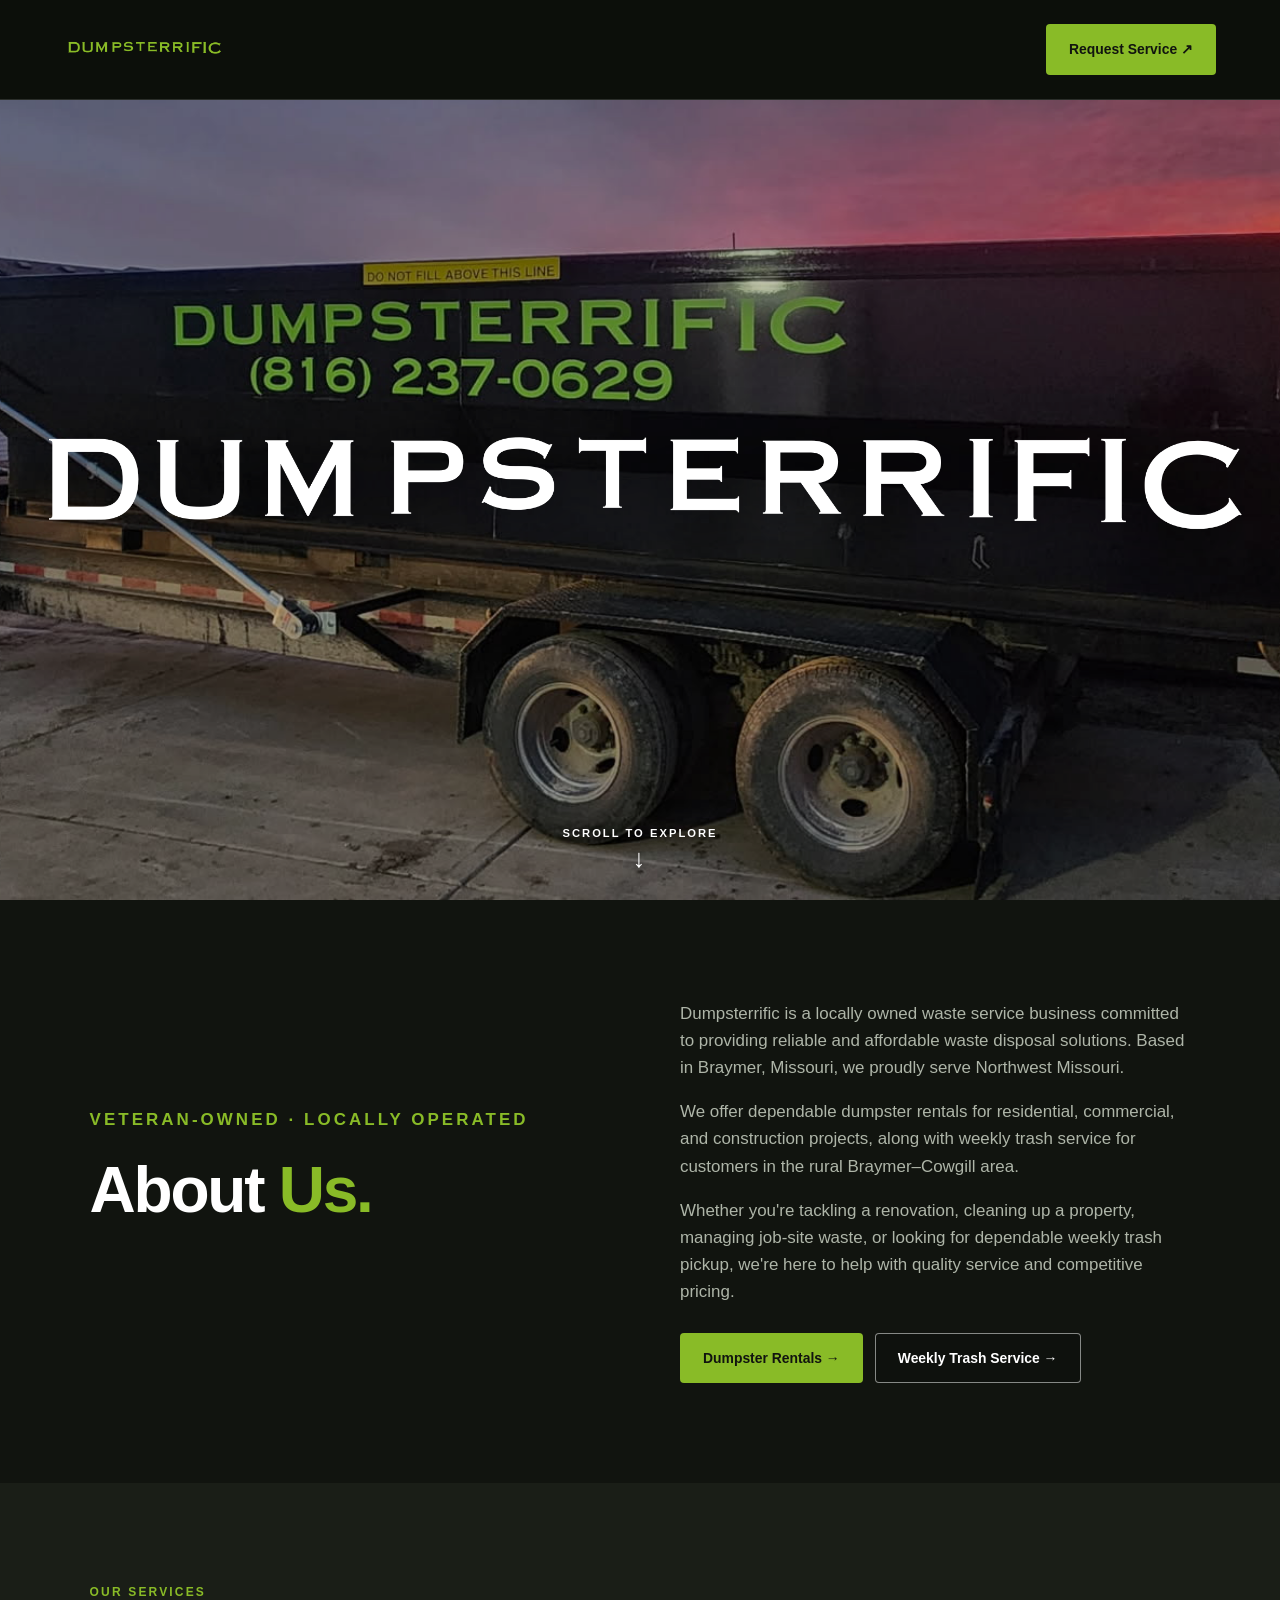
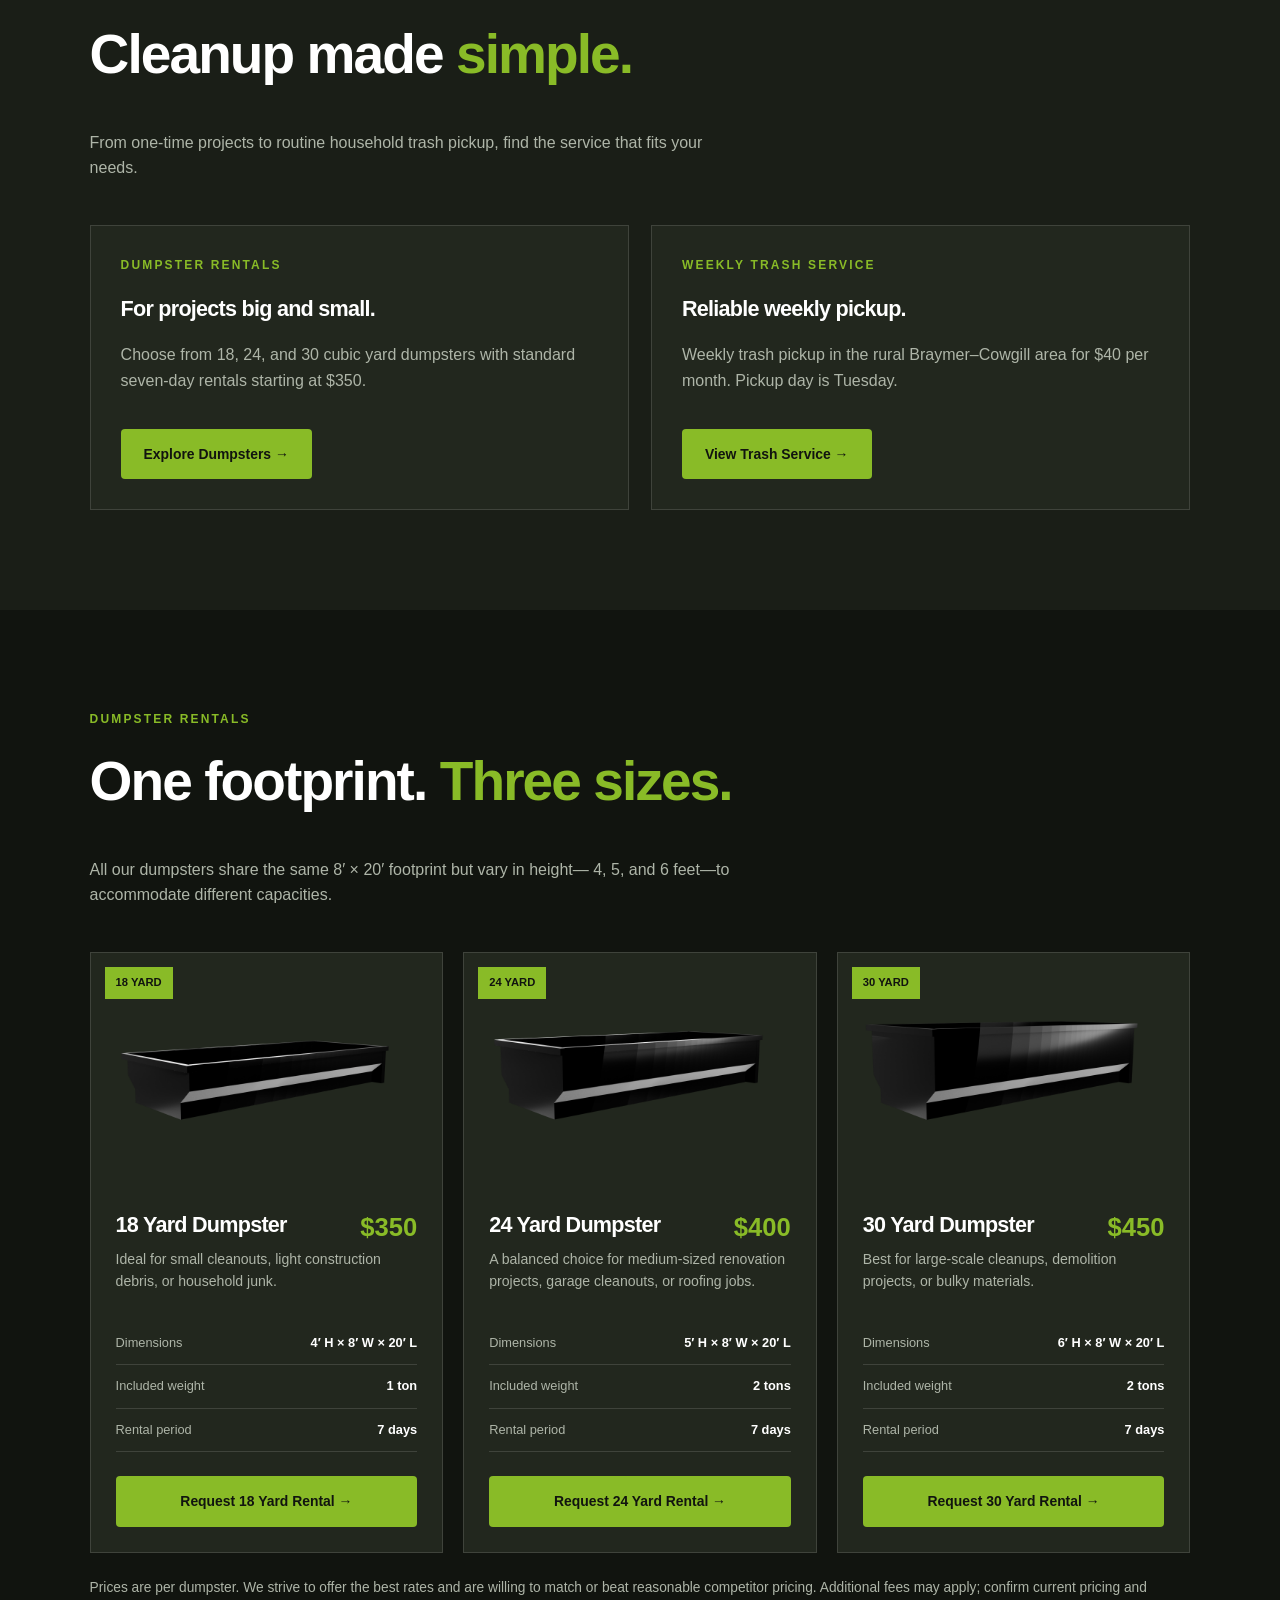
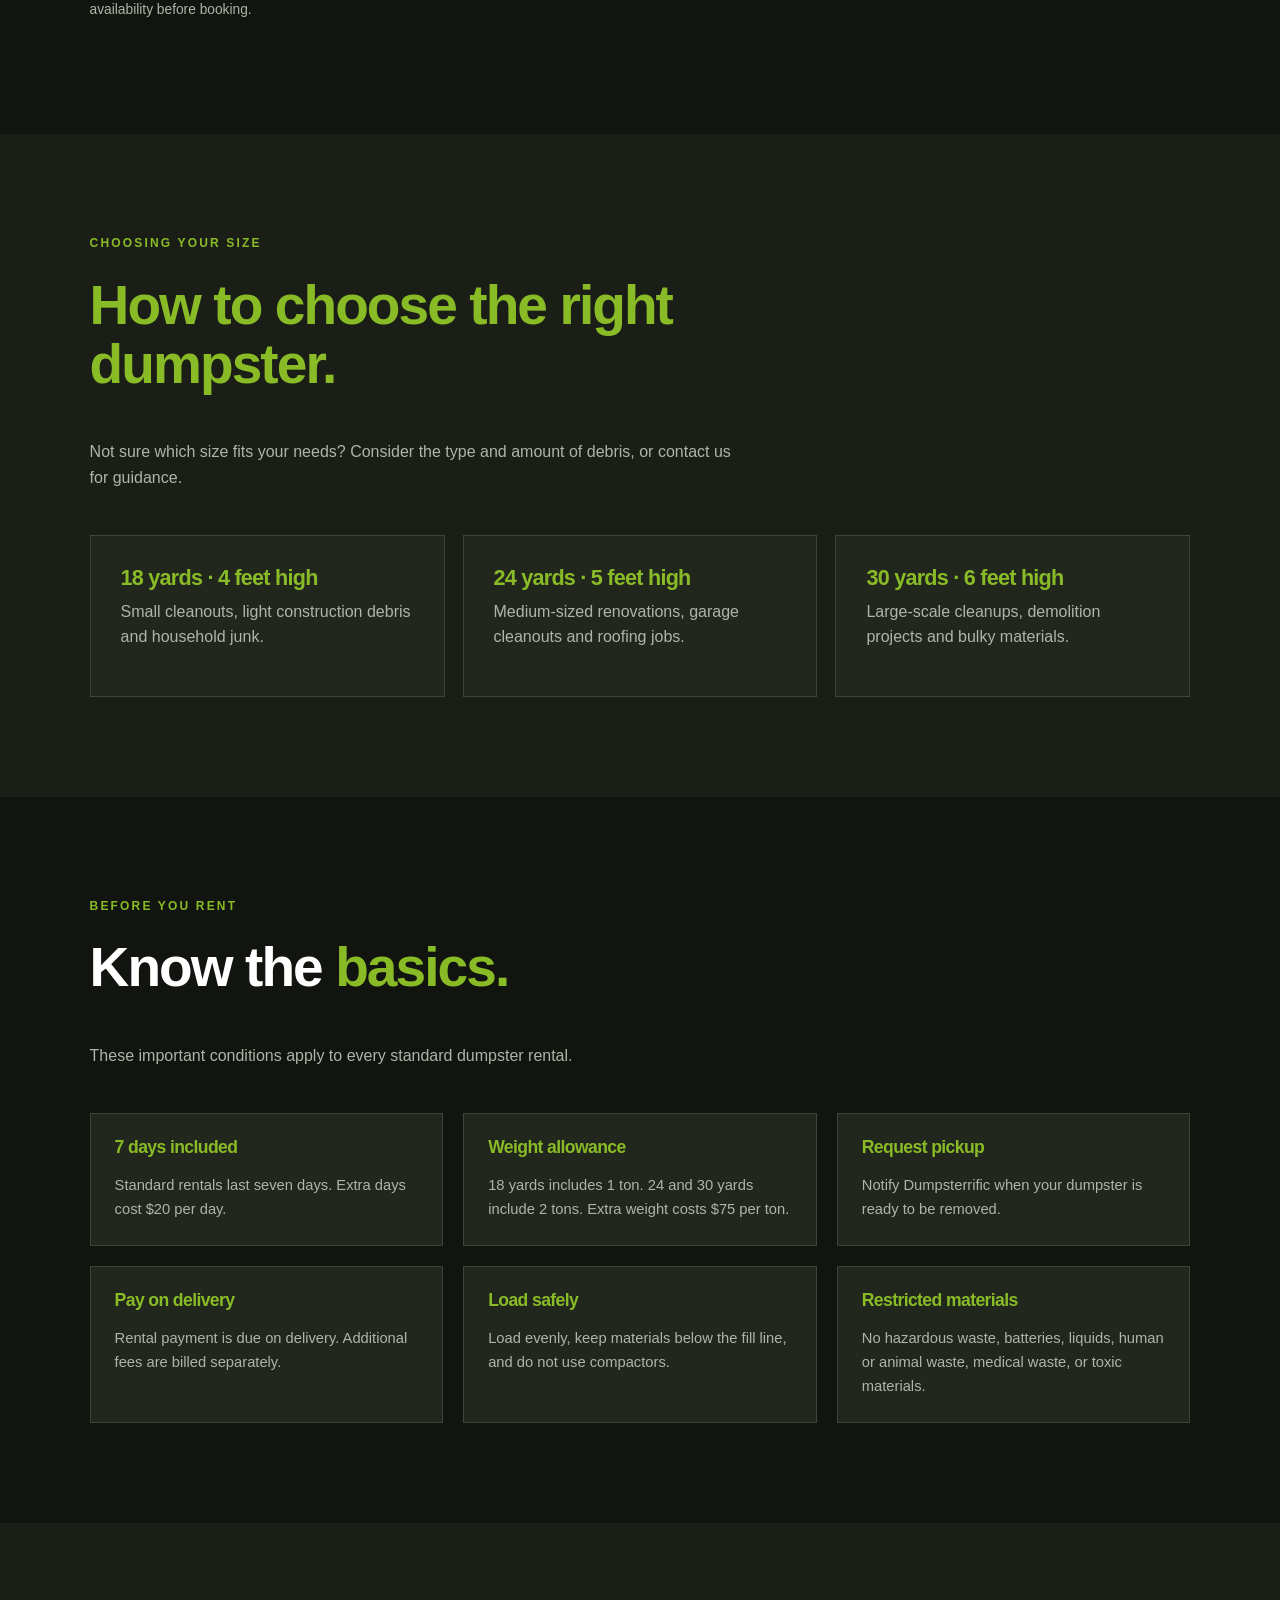
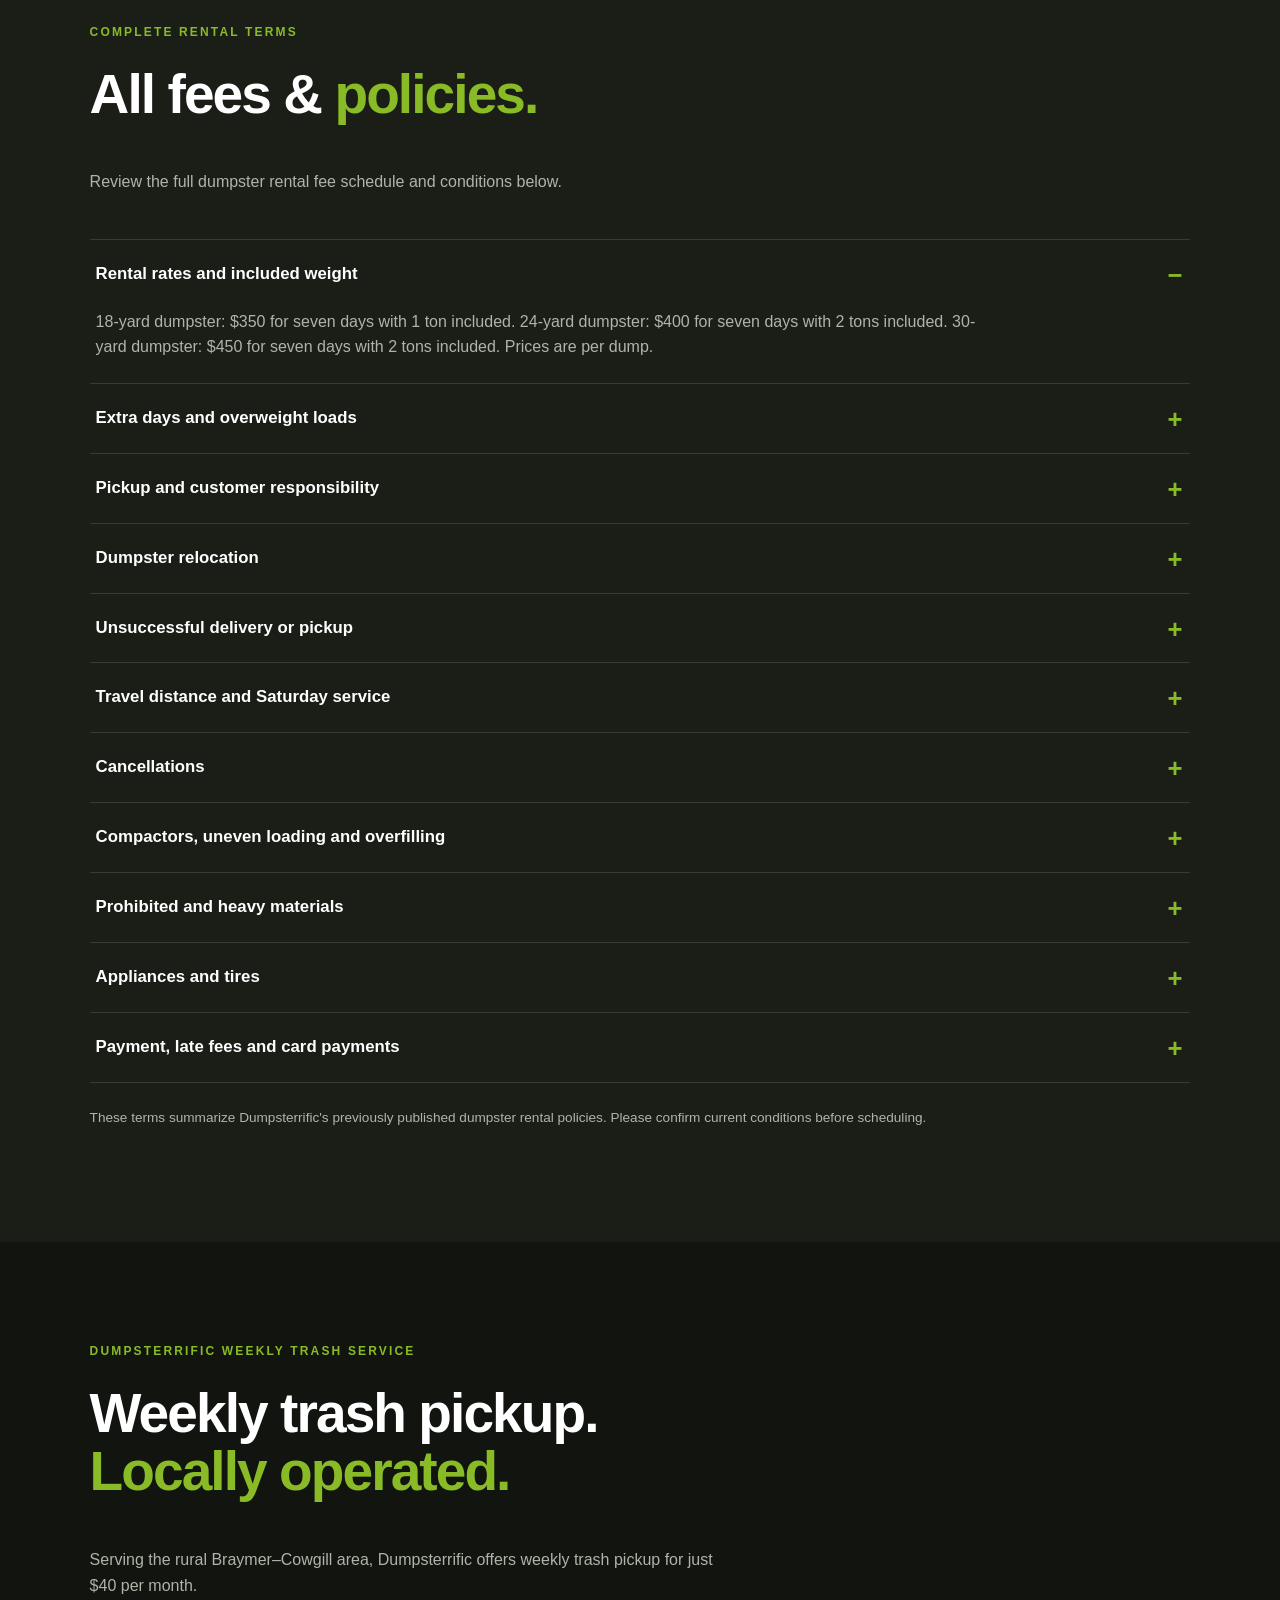
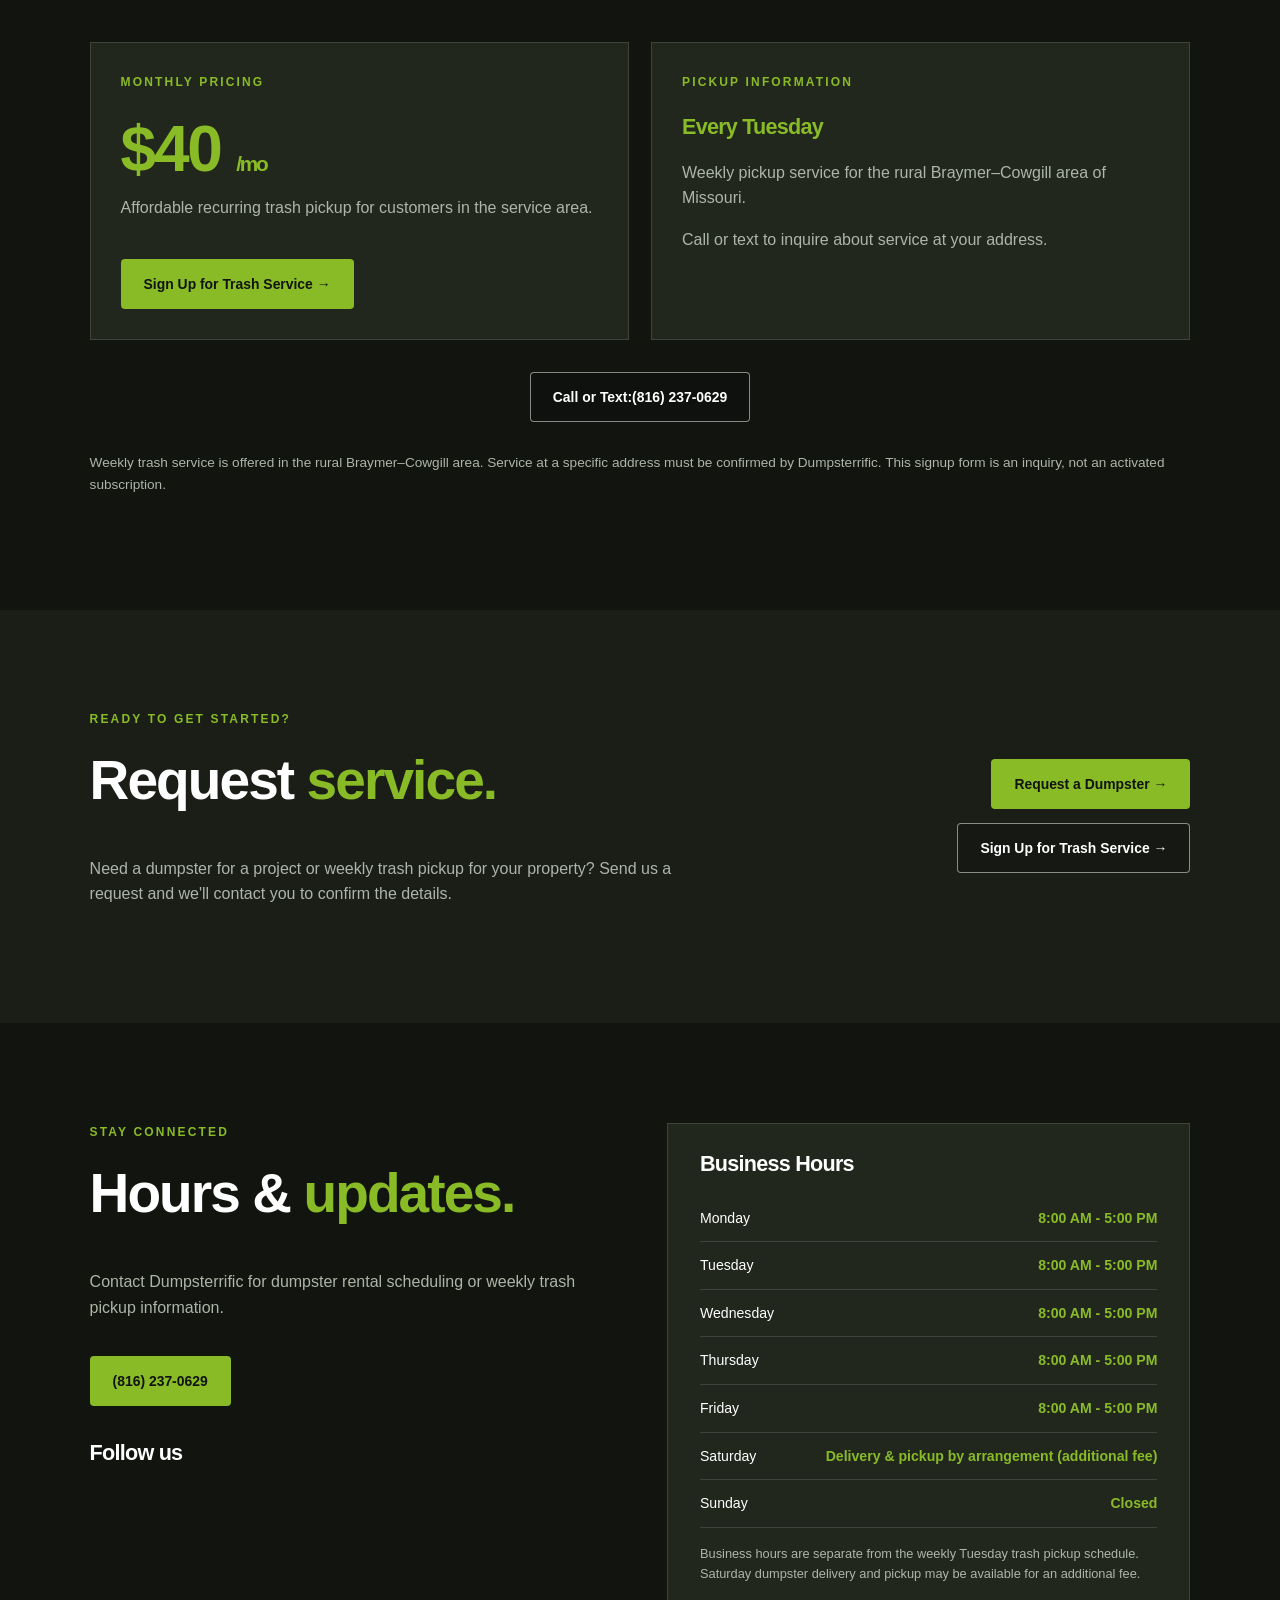
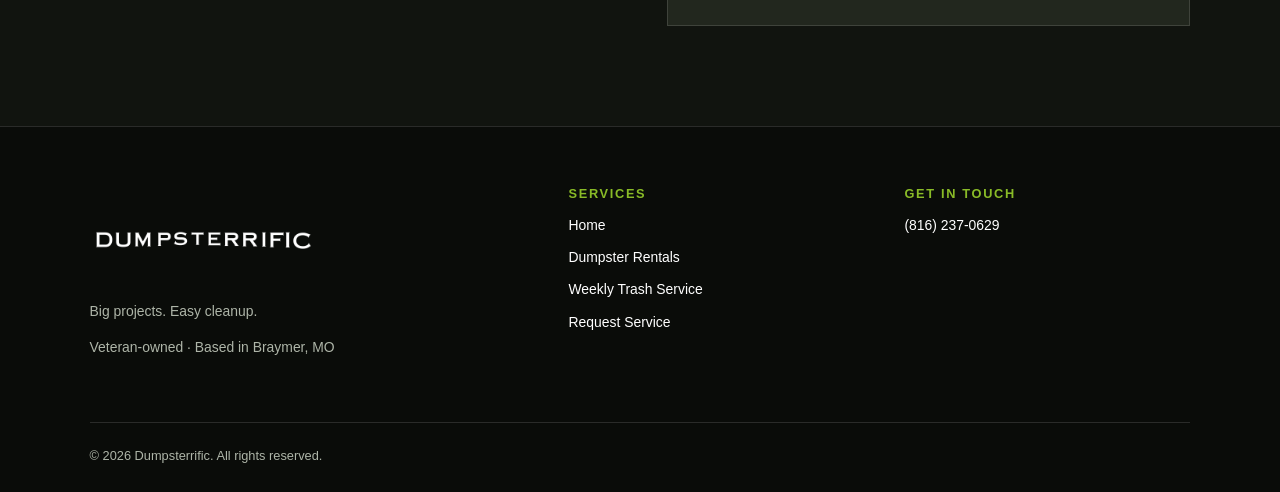
<file: index.html>
<!DOCTYPE html>
<html lang="en">
<head>
    <meta charset="utf-8">
    <meta name="viewport" content="width=device-width, initial-scale=1">
    <meta name="theme-color" content="#11140f">
    <meta name="description" content="Dumpsterrific offers dumpster rentals throughout Northwest Missouri and weekly trash pickup in the rural Braymer-Cowgill area. Veteran-owned and locally operated.">

    <title>Dumpsterrific | Dumpster Rentals & Trash Service</title>

    <link rel="icon" type="image/png" href="Web/Mini Logo.png">
    <link rel="stylesheet" href="css/style.css">

    <style>
        /* SIMPLIFIED NAVBAR */
        .site-header {
            display: flex;
            align-items: center;
            justify-content: space-between;
            gap: 16px;
            height: 100px;
            padding: 0 5%;
        }

        .site-header .brand {
            display: flex;
            align-items: center;
            justify-content: flex-start;
            width: clamp(180px, 28vw, 320px);
            height: 100%;
            flex-shrink: 1;
            min-width: 0;
        }

        .site-header .brand img {
            display: block;
            width: 100%;
            height: 80px;
            object-fit: contain;
            object-position: left center;
        }

        .site-header > .button {
            flex-shrink: 0;
        }

        #rentals,
        #trash-service,
        #rental-terms,
        #request-service {
            scroll-margin-top: 110px;
        }

        .dumpster-image {
            background: transparent !important;
        }

        @media (max-width: 700px) {
            .site-header {
                height: 76px;
                padding: 0 4%;
            }

            .site-header .brand {
                width: min(55vw, 240px);
            }

            .site-header .brand img {
                height: 65px;
            }

            .site-header > .button {
                font-size: .75rem;
                padding: 10px 12px;
            }

            #rentals,
            #trash-service,
            #rental-terms,
            #request-service {
                scroll-margin-top: 85px;
            }
        }
    </style>
</head>

<body data-page="home">

    <!-- NAVIGATION -->
    <header class="site-header">

        <a href="index.html"
           class="brand"
           aria-label="Dumpsterrific homepage">

            <img src="Web/Dumpsterrific Logo.png"
                 data-logo="standard"
                 alt="Dumpsterrific">
        </a>

        <a href="contact.html"
           class="button button-green">
            Request Service ↗
        </a>
    </header>


    <main id="main-content">

        <!-- HERO -->
        <section class="hero hero-logo-only"
                 aria-label="Dumpsterrific services">

            <div class="hero-shade"></div>

            <div class="hero-center">

                <img src="Web/Dumpsterrific Logo W.png"
                     data-full-logo
                     alt="Dumpsterrific"
                     class="hero-logo-main">
            </div>

            <a href="#about" class="scroll-cue">
                SCROLL TO EXPLORE
                <span aria-hidden="true">↓</span>
            </a>
        </section>


        <!-- ABOUT -->
        <section class="section" id="about">
            <div class="container intro-grid">

                <div>
                    <p class="eyebrow">
                        VETERAN-OWNED · LOCALLY OPERATED
                    </p>

                    <h1 class="section-title">
                        About <span class="accent">Us.</span>
                    </h1>
                </div>

                <div>
                    <p>
                        Dumpsterrific is a locally owned waste service business
                        committed to providing reliable and
                        affordable waste disposal solutions.
                        Based in Braymer, Missouri, we proudly
                        serve Northwest Missouri.
                    </p>

                    <p>
                        We offer dependable dumpster rentals
                        for residential, commercial, and
                        construction projects, along with
                        weekly trash service for customers
                        in the rural Braymer–Cowgill area.
                    </p>

                    <p>
                        Whether you're tackling a renovation,
                        cleaning up a property, managing
                        job-site waste, or looking for
                        dependable weekly trash pickup,
                        we're here to help with quality
                        service and competitive pricing.
                    </p>

                    <div class="button-row">

                        <a href="#rentals"
                           class="button button-green">
                            Dumpster Rentals →
                        </a>

                        <a href="#trash-service"
                           class="button button-outline">
                            Weekly Trash Service →
                        </a>

                    </div>
                </div>

            </div>
        </section>


        <!-- SERVICES OVERVIEW -->
        <section class="section section-alt">

            <div class="container">

                <div class="section-heading">

                    <p class="eyebrow">OUR SERVICES</p>

                    <h2>
                        Cleanup made
                        <span class="accent">simple.</span>
                    </h2>

                    <p>
                        From one-time projects to routine
                        household trash pickup, find the
                        service that fits your needs.
                    </p>
                </div>

                <div class="contact-grid">

                    <article class="contact-method">

                        <p class="eyebrow">
                            DUMPSTER RENTALS
                        </p>

                        <h3>For projects big and small.</h3>

                        <p>
                            Choose from 18, 24, and 30 cubic yard
                            dumpsters with standard seven-day
                            rentals starting at
                            <span data-price="dumpsters.18">—</span>.
                        </p>

                        <a href="#rentals"
                           class="button button-green"
                           style="margin-top:20px;">
                            Explore Dumpsters →
                        </a>

                    </article>


                    <article class="contact-method">

                        <p class="eyebrow">
                            WEEKLY TRASH SERVICE
                        </p>

                        <h3>Reliable weekly pickup.</h3>

                        <p>
                            Weekly trash pickup in the rural
                            Braymer–Cowgill area for
                            <span data-price="trashService.monthly">—</span>
                            per month. Pickup day is Tuesday.
                        </p>

                        <a href="#trash-service"
                           class="button button-green"
                           style="margin-top:20px;">
                            View Trash Service →
                        </a>

                    </article>

                </div>

            </div>
        </section>


        <!-- DUMPSTER RENTALS -->
        <div class="rental-content" id="rentals">

            <section class="section">
                <div class="container">

                    <div class="section-heading">

                        <p class="eyebrow">
                            DUMPSTER RENTALS
                        </p>

                        <h2>
                            One footprint.
                            <span class="accent">Three sizes.</span>
                        </h2>

                        <p>
                            All our dumpsters share the same
                            8′ × 20′ footprint but vary in height—
                            4, 5, and 6 feet—to accommodate
                            different capacities.
                        </p>

                    </div>


                    <div class="dumpster-grid">

                        <!-- 18 YARD -->
                        <article class="dumpster-card">

                            <div class="dumpster-image">

                                <img src="Web/Dumpster 3d 4.png"
                                     alt="18 cubic yard dumpster"
                                     loading="lazy">

                                <span class="corner-tag">
                                    18 YARD
                                </span>
                            </div>

                            <div class="dumpster-body">

                                <div class="dumpster-heading">

                                    <h3>18 Yard Dumpster</h3>

                                    <strong class="price"
                                            data-price="dumpsters.18">—</strong>
                                </div>

                                <p>
                                    Ideal for small cleanouts,
                                    light construction debris,
                                    or household junk.
                                </p>

                                <div class="specs">

                                    <div>
                                        <span>Dimensions</span>
                                        <strong>
                                            4′ H × 8′ W × 20′ L
                                        </strong>
                                    </div>

                                    <div>
                                        <span>Included weight</span>
                                        <strong>1 ton</strong>
                                    </div>

                                    <div>
                                        <span>Rental period</span>
                                        <strong>7 days</strong>
                                    </div>

                                </div>

                                <a href="contact.html?service=dumpster&amp;rental=18"
                                   class="button button-green">
                                    Request 18 Yard Rental →
                                </a>

                            </div>
                        </article>


                        <!-- 24 YARD -->
                        <article class="dumpster-card">

                            <div class="dumpster-image">

                                <img src="Web/Dumpster 3d 5.png"
                                     alt="24 cubic yard dumpster"
                                     loading="lazy">

                                <span class="corner-tag">
                                    24 YARD
                                </span>
                            </div>

                            <div class="dumpster-body">

                                <div class="dumpster-heading">

                                    <h3>24 Yard Dumpster</h3>

                                    <strong class="price"
                                            data-price="dumpsters.24">—</strong>
                                </div>

                                <p>
                                    A balanced choice for medium-sized
                                    renovation projects, garage
                                    cleanouts, or roofing jobs.
                                </p>

                                <div class="specs">

                                    <div>
                                        <span>Dimensions</span>
                                        <strong>
                                            5′ H × 8′ W × 20′ L
                                        </strong>
                                    </div>

                                    <div>
                                        <span>Included weight</span>
                                        <strong>2 tons</strong>
                                    </div>

                                    <div>
                                        <span>Rental period</span>
                                        <strong>7 days</strong>
                                    </div>

                                </div>

                                <a href="contact.html?service=dumpster&amp;rental=24"
                                   class="button button-green">
                                    Request 24 Yard Rental →
                                </a>

                            </div>
                        </article>


                        <!-- 30 YARD -->
                        <article class="dumpster-card">

                            <div class="dumpster-image">

                                <img src="Web/Dumpster 3d 6.png"
                                     alt="30 cubic yard dumpster"
                                     loading="lazy">

                                <span class="corner-tag">
                                    30 YARD
                                </span>
                            </div>

                            <div class="dumpster-body">

                                <div class="dumpster-heading">

                                    <h3>30 Yard Dumpster</h3>

                                    <strong class="price"
                                            data-price="dumpsters.30">—</strong>
                                </div>

                                <p>
                                    Best for large-scale cleanups,
                                    demolition projects, or
                                    bulky materials.
                                </p>

                                <div class="specs">

                                    <div>
                                        <span>Dimensions</span>
                                        <strong>
                                            6′ H × 8′ W × 20′ L
                                        </strong>
                                    </div>

                                    <div>
                                        <span>Included weight</span>
                                        <strong>2 tons</strong>
                                    </div>

                                    <div>
                                        <span>Rental period</span>
                                        <strong>7 days</strong>
                                    </div>

                                </div>

                                <a href="contact.html?service=dumpster&amp;rental=30"
                                   class="button button-green">
                                    Request 30 Yard Rental →
                                </a>

                            </div>
                        </article>

                    </div>

                    <p class="muted"
                       style="margin-top:24px;font-size:.86rem;">

                        Prices are per dumpster. We strive to
                        offer the best rates and are willing
                        to match or beat reasonable competitor
                        pricing. Additional fees may apply;
                        confirm current pricing and
                        availability before booking.

                    </p>

                </div>
            </section>


            <!-- DUMPSTER SELECTION GUIDANCE -->
            <section class="section section-alt">

                <div class="container">

                    <div class="section-heading">

                        <p class="eyebrow">
                            CHOOSING YOUR SIZE
                        </p>

                        <h2 class="green-heading">
                            How to choose the right dumpster.
                        </h2>

                        <p>
                            Not sure which size fits your needs?
                            Consider the type and amount of
                            debris, or contact us for guidance.
                        </p>
                    </div>

                    <div class="steps-grid">

                        <article class="step">

                            <h3>18 yards · 4 feet high</h3>

                            <p>
                                Small cleanouts, light construction
                                debris and household junk.
                            </p>
                        </article>

                        <article class="step">

                            <h3>24 yards · 5 feet high</h3>

                            <p>
                                Medium-sized renovations,
                                garage cleanouts and roofing jobs.
                            </p>
                        </article>

                        <article class="step">

                            <h3>30 yards · 6 feet high</h3>

                            <p>
                                Large-scale cleanups,
                                demolition projects and bulky materials.
                            </p>
                        </article>

                    </div>
                </div>
            </section>


            <!-- RENTAL BASICS -->
            <section class="section">

                <div class="container">

                    <div class="section-heading">

                        <p class="eyebrow">
                            BEFORE YOU RENT
                        </p>

                        <h2>
                            Know the
                            <span class="accent">basics.</span>
                        </h2>

                        <p>
                            These important conditions apply
                            to every standard dumpster rental.
                        </p>
                    </div>

                    <div class="terms-grid basics-grid">

                        <article>
                            <h3>7 days included</h3>

                            <p>
                                Standard rentals last seven days.
                                Extra days cost
                                <span data-price="fees.additionalDay">—</span>
                                per day.
                            </p>
                        </article>

                        <article>
                            <h3>Weight allowance</h3>

                            <p>
                                18 yards includes 1 ton.
                                24 and 30 yards include 2 tons.
                                Extra weight costs
                                <span data-price="fees.overweightPerTon">—</span>
                                per ton.
                            </p>
                        </article>

                        <article>
                            <h3>Request pickup</h3>

                            <p>
                                Notify Dumpsterrific when your
                                dumpster is ready to be removed.
                            </p>
                        </article>

                        <article>
                            <h3>Pay on delivery</h3>

                            <p>
                                Rental payment is due on delivery.
                                Additional fees are billed separately.
                            </p>
                        </article>

                        <article>
                            <h3>Load safely</h3>

                            <p>
                                Load evenly, keep materials below
                                the fill line, and do not use compactors.
                            </p>
                        </article>

                        <article>
                            <h3>Restricted materials</h3>

                            <p>
                                No hazardous waste, batteries,
                                liquids, human or animal waste,
                                medical waste, or toxic materials.
                            </p>
                        </article>

                    </div>

                </div>
            </section>


            <!-- COMPLETE RENTAL TERMS -->
            <section class="section section-alt"
                     id="rental-terms">

                <div class="container">

                    <div class="section-heading">

                        <p class="eyebrow">
                            COMPLETE RENTAL TERMS
                        </p>

                        <h2>
                            All fees &amp;
                            <span class="accent">policies.</span>
                        </h2>

                        <p>
                            Review the full dumpster rental
                            fee schedule and conditions below.
                        </p>
                    </div>


                    <div class="terms-accordion">

                        <details class="term-detail" open>

                            <summary>
                                Rental rates and included weight
                            </summary>

                            <p>
                                18-yard dumpster:
                                <span data-price="dumpsters.18">—</span>
                                for seven days with 1 ton included.

                                24-yard dumpster:
                                <span data-price="dumpsters.24">—</span>
                                for seven days with 2 tons included.

                                30-yard dumpster:
                                <span data-price="dumpsters.30">—</span>
                                for seven days with 2 tons included.

                                Prices are per dump.
                            </p>
                        </details>


                        <details class="term-detail">

                            <summary>
                                Extra days and overweight loads
                            </summary>

                            <p>
                                Additional days beyond the seven-day
                                rental are
                                <span data-price="fees.additionalDay">—</span>
                                per day. Overweight loads cost
                                <span data-price="fees.overweightPerTon">—</span>
                                per ton above the included allowance.
                            </p>
                        </details>


                        <details class="term-detail">

                            <summary>
                                Pickup and customer responsibility
                            </summary>

                            <p>
                                Customers are responsible for notifying
                                Dumpsterrific when a dumpster is ready
                                for removal. Keep the dumpster and
                                site accessible on pickup day.
                            </p>
                        </details>


                        <details class="term-detail">

                            <summary>
                                Dumpster relocation
                            </summary>

                            <p>
                                Moving a dumpster to another spot
                                on the property costs
                                <span data-price="fees.relocationSameProperty">—</span>.
                                Moving it to another address costs
                                <span data-price="fees.relocationDifferentAddress">—</span>.
                            </p>
                        </details>


                        <details class="term-detail">

                            <summary>
                                Unsuccessful delivery or pickup
                            </summary>

                            <p>
                                A
                                <span data-price="fees.failedTrip">—</span>
                                trip fee applies when a scheduled
                                delivery or pickup cannot be completed
                                due to unsuitable conditions,
                                cancellation, or blocked access.
                            </p>
                        </details>


                        <details class="term-detail">

                            <summary>
                                Travel distance and Saturday service
                            </summary>

                            <p>
                                A fuel surcharge may apply for
                                deliveries or pickups exceeding
                                a 50-mile radius.
                                Fuel surcharge:
                                <span data-price="fees.fuelSurcharge">—</span>.

                                Saturday dumpster delivery and
                                pickup are available for an
                                additional fee:
                                <span data-price="fees.saturdayService">—</span>.
                            </p>
                        </details>


                        <details class="term-detail">

                            <summary>
                                Cancellations
                            </summary>

                            <p>
                                A
                                <span data-price="fees.cancellation">—</span>
                                cancellation fee applies if
                                Dumpsterrific is not notified at
                                least one day before scheduled
                                dumpster delivery.
                            </p>
                        </details>


                        <details class="term-detail">

                            <summary>
                                Compactors, uneven loading and overfilling
                            </summary>

                            <p>
                                Compactors are prohibited.
                                Compaction carries a
                                <span data-price="fees.compactorFine">—</span>
                                fine plus damage costs.

                                If material is unevenly loaded
                                or above the fill line and requires
                                reloading, the fee is
                                <span data-price="fees.reloadingPerHour">—</span>
                                per hour.
                            </p>
                        </details>


                        <details class="term-detail">

                            <summary>
                                Prohibited and heavy materials
                            </summary>

                            <p>
                                Hazardous waste, batteries,
                                liquids, human or animal waste,
                                medical waste, and toxic materials
                                are prohibited. Excessively heavy
                                materials must be approved by
                                Dumpsterrific before loading.
                            </p>
                        </details>


                        <details class="term-detail">

                            <summary>
                                Appliances and tires
                            </summary>

                            <p>
                                Appliances and tires may incur
                                additional fees depending on
                                local landfill requirements.

                                Appliance fees:
                                <span data-price="fees.appliances">—</span>.

                                Tire fees:
                                <span data-price="fees.tires">—</span>.
                            </p>
                        </details>


                        <details class="term-detail">

                            <summary>
                                Payment, late fees and card payments
                            </summary>

                            <p>
                                Payment is due on delivery.
                                Additional fees are billed separately.

                                Payments not made within 14 days
                                of the due date incur a
                                <span data-price="fees.latePaymentPerWeek">—</span>
                                weekly late fee.

                                A
                                <span data-price="fees.creditCardPercent">—</span>
                                service fee applies to credit
                                card payments.
                            </p>
                        </details>

                    </div>


                    <p class="muted"
                       style="margin-top:24px;font-size:.85rem;">

                        These terms summarize Dumpsterrific's
                        previously published dumpster rental
                        policies. Please confirm current
                        conditions before scheduling.

                    </p>

                </div>
            </section>

        </div>


        <!-- WEEKLY TRASH SERVICE -->
        <section class="section" id="trash-service">

            <div class="container">

                <div class="section-heading">

                    <p class="eyebrow">
                        DUMPSTERRIFIC WEEKLY TRASH SERVICE
                    </p>

                    <h2>
                        Weekly trash pickup.
                        <span class="accent">
                            Locally operated.
                        </span>
                    </h2>

                    <p>
                        Serving the rural Braymer–Cowgill area,
                        Dumpsterrific offers weekly trash pickup
                        for just
                        <span data-price="trashService.monthly">—</span>
                        per month.
                    </p>
                </div>


                <div class="contact-grid">

                    <article class="contact-method">

                        <p class="eyebrow">
                            MONTHLY PRICING
                        </p>

                        <h3 style="font-size:clamp(2.5rem,5vw,4rem);
                                   color:var(--green);
                                   margin:12px 0;">

                            <span data-price="trashService.monthly">—</span>

                            <span style="font-size:1.3rem;">
                                /mo
                            </span>
                        </h3>

                        <p>
                            Affordable recurring trash pickup
                            for customers in the service area.
                        </p>

                        <a href="contact.html?service=trash"
                           class="button button-green"
                           style="margin-top:22px;">
                            Sign Up for Trash Service →
                        </a>
                    </article>


                    <article class="contact-method">

                        <p class="eyebrow">
                            PICKUP INFORMATION
                        </p>

                        <h3 style="color:var(--green);">
                            Every Tuesday
                        </h3>

                        <p>
                            Weekly pickup service for the rural
                            Braymer–Cowgill area of Missouri.
                        </p>

                        <p>
                            Call or text to inquire about
                            service at your address.
                        </p>
                    </article>

                </div>


                <div class="center-action">

                    <a href="tel:+18162370629"
                       data-phone-link
                       class="button button-outline">

                        Call or Text:
                        <span data-phone>
                            (816) 237-0629
                        </span>
                    </a>

                </div>


                <p class="muted"
                   style="margin-top:30px;font-size:.85rem;">

                    Weekly trash service is offered in the
                    rural Braymer–Cowgill area.
                    Service at a specific address must
                    be confirmed by Dumpsterrific.
                    This signup form is an inquiry,
                    not an activated subscription.

                </p>

            </div>
        </section>


        <!-- REQUEST SERVICE -->
        <section class="section section-alt"
                 id="request-service">

            <div class="container request-band">

                <div>

                    <p class="eyebrow">
                        READY TO GET STARTED?
                    </p>

                    <h2>
                        Request
                        <span class="accent">service.</span>
                    </h2>

                    <p>
                        Need a dumpster for a project or
                        weekly trash pickup for your property?
                        Send us a request and we'll contact
                        you to confirm the details.
                    </p>
                </div>


                <div class="request-actions">

                    <a href="contact.html?service=dumpster"
                       class="button button-green">
                        Request a Dumpster →
                    </a>

                    <a href="contact.html?service=trash"
                       class="button button-outline">
                        Sign Up for Trash Service →
                    </a>

                </div>

            </div>
        </section>


        <!-- HOURS AND SOCIALS -->
        <section class="section">

            <div class="container information-grid">

                <div>

                    <p class="eyebrow">
                        STAY CONNECTED
                    </p>

                    <h2>
                        Hours &amp;
                        <span class="accent">updates.</span>
                    </h2>

                    <p>
                        Contact Dumpsterrific for dumpster
                        rental scheduling or weekly trash
                        pickup information.
                    </p>

                    <a href="tel:+18162370629"
                       data-phone-link
                       class="button button-green"
                       style="margin-top:20px;">

                        <span data-phone>
                            (816) 237-0629
                        </span>
                    </a>

                    <h3 style="margin-top:35px;">
                        Follow us
                    </h3>

                    <div class="social-links"
                         data-social-links></div>
                </div>


                <div class="hours-card">

                    <h3>Business Hours</h3>

                    <div data-hours-list>
                        <p>Loading business hours...</p>
                    </div>

                    <p class="muted"
                       style="font-size:.8rem;margin-top:16px;">

                        Business hours are separate from the
                        weekly Tuesday trash pickup schedule.
                        Saturday dumpster delivery and pickup
                        may be available for an additional fee.

                    </p>

                </div>

            </div>
        </section>

    </main>


    <!-- FOOTER -->
    <footer class="site-footer">

        <div class="container">

            <div class="footer-grid">

                <div>

                    <a href="index.html">

                        <img src="Web/Dumpsterrific Logo W.png"
                             data-full-logo
                             alt="Dumpsterrific"
                             class="footer-logo">
                    </a>

                    <p>Big projects. Easy cleanup.</p>
                    <p>Veteran-owned · Based in Braymer, MO</p>
                </div>


                <div>

                    <h3>Services</h3>

                    <nav class="footer-links">

                        <a href="index.html">
                            Home
                        </a>

                        <a href="#rentals">
                            Dumpster Rentals
                        </a>

                        <a href="#trash-service">
                            Weekly Trash Service
                        </a>

                        <a href="contact.html">
                            Request Service
                        </a>

                    </nav>
                </div>


                <div>

                    <h3>Get in Touch</h3>

                    <nav class="footer-links">

                        <a href="tel:+18162370629"
                           data-phone-link>

                            <span data-phone>
                                (816) 237-0629
                            </span>
                        </a>

                        <a href="#"
                           data-email-link
                           hidden>

                            <span data-email></span>
                        </a>

                    </nav>

                    <div class="social-links"
                         data-social-links></div>
                </div>

            </div>


            <div class="footer-bottom">

                © <span id="year"></span>
                Dumpsterrific. All rights reserved.

            </div>

        </div>
    </footer>

    <script src="js/script.js" defer></script>

</body>
</html>
</file>
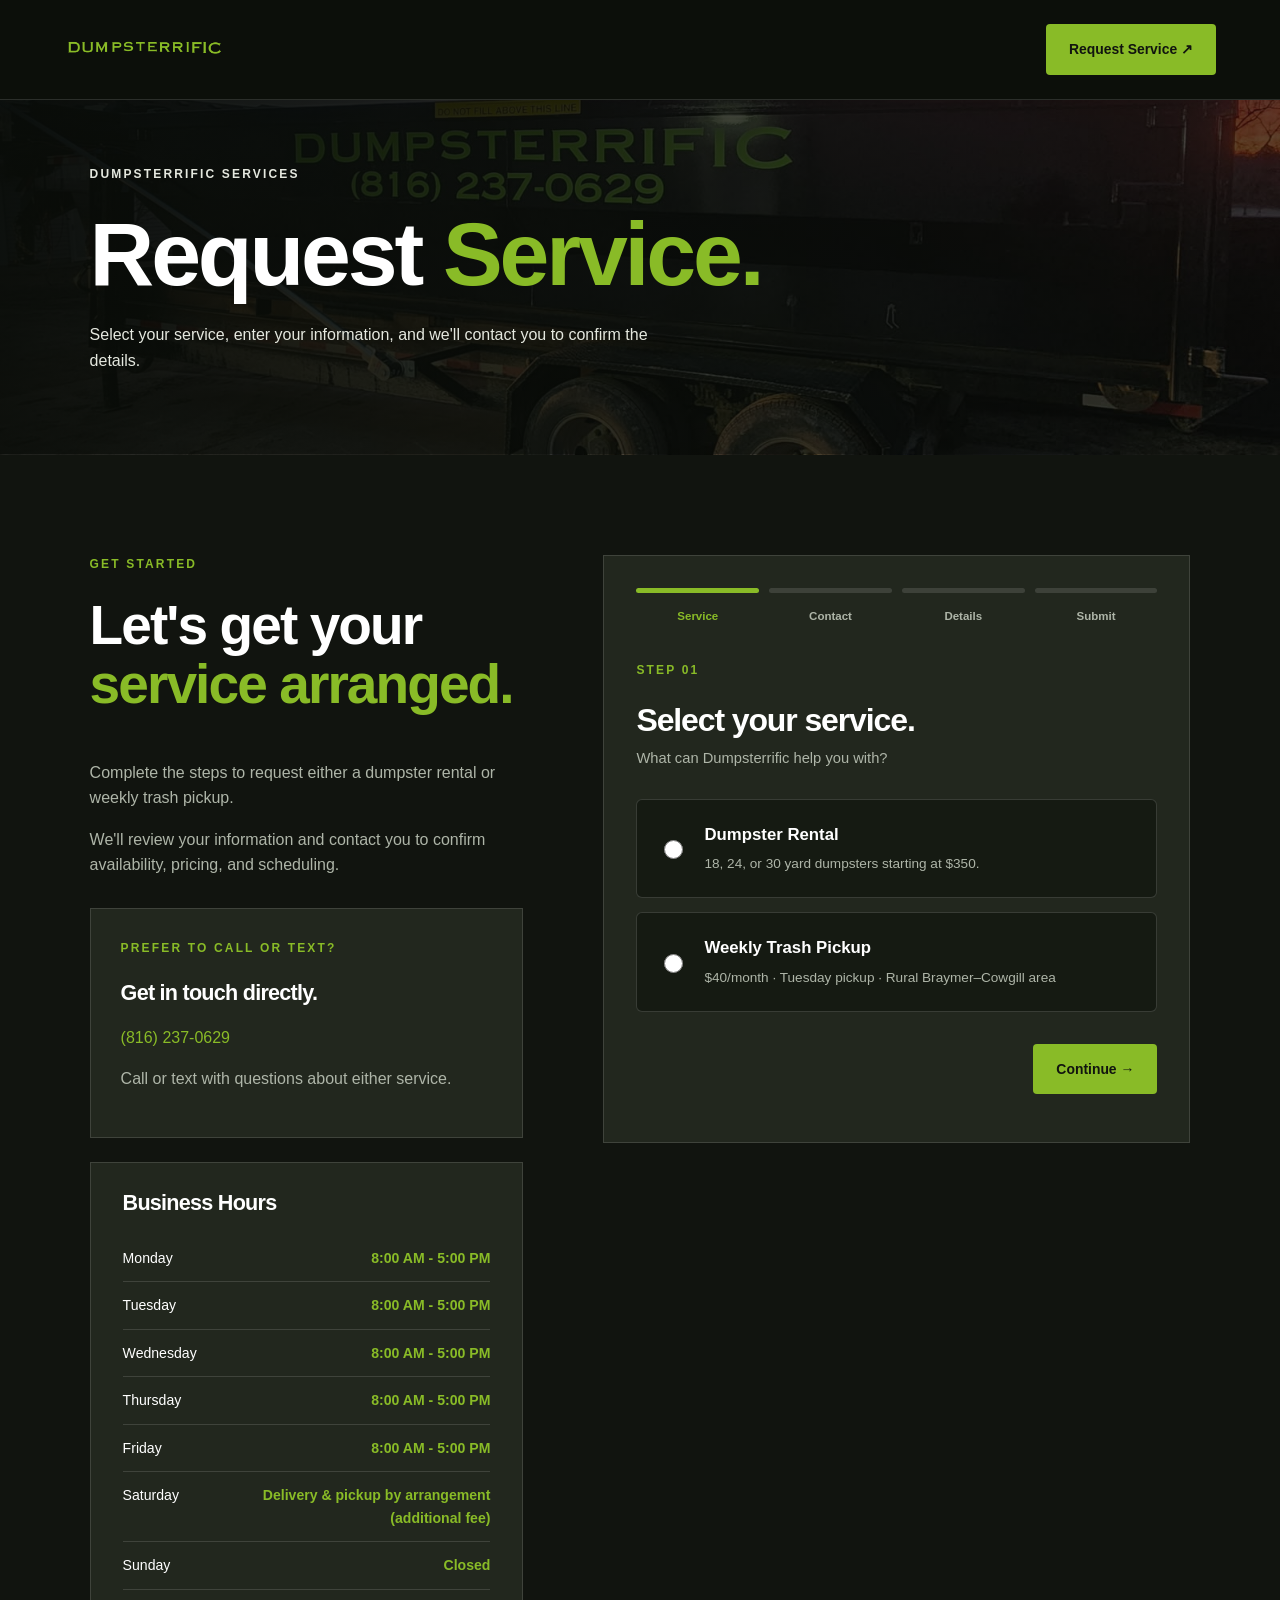
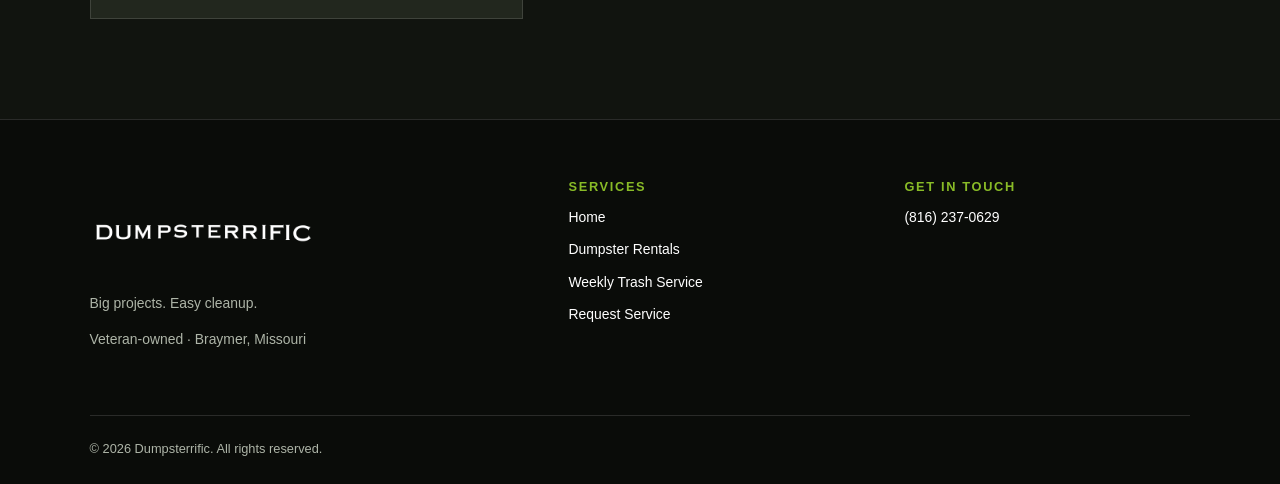
<file: contact.html>
<!DOCTYPE html>
<html lang="en">
<head>
    <meta charset="utf-8">
    <meta name="viewport" content="width=device-width, initial-scale=1">
    <meta name="theme-color" content="#11140f">
    <meta name="description" content="Request dumpster rental or weekly trash pickup from Dumpsterrific in Northwest Missouri.">

    <title>Request Service | Dumpsterrific</title>

    <link rel="icon" type="image/png" href="Web/Mini Logo.png">
    <link rel="stylesheet" href="css/style.css">

    <style>
        [hidden] {
            display: none !important;
        }

        /* NAVIGATION */
        .site-header {
            display: flex;
            align-items: center;
            justify-content: space-between;
            gap: 16px;
            height: 100px;
            padding: 0 5%;
        }

        .site-header .brand {
            display: flex;
            align-items: center;
            width: clamp(180px, 28vw, 320px);
            height: 100%;
            flex-shrink: 1;
            min-width: 0;
        }

        .site-header .brand img {
            display: block;
            width: 100%;
            height: 80px;
            object-fit: contain;
            object-position: left center;
        }

        .site-header > .button {
            flex-shrink: 0;
        }

        /* PROGRESS */
        .wizard-progress {
            display: grid;
            grid-template-columns: repeat(4, 1fr);
            gap: 10px;
            margin-bottom: 34px;
        }

        .wizard-progress-item {
            min-width: 0;
            text-align: center;
        }

        .wizard-progress-bar {
            height: 5px;
            background: rgba(255,255,255,.12);
            border-radius: 20px;
            margin-bottom: 9px;
        }

        .wizard-progress-item.active .wizard-progress-bar,
        .wizard-progress-item.completed .wizard-progress-bar {
            background: var(--green, #89bb27);
        }

        .wizard-progress-item span {
            color: #aeb5a8;
            font-size: .72rem;
            font-weight: 700;
        }

        .wizard-progress-item.active span {
            color: var(--green, #89bb27);
        }

        .wizard-step {
            animation: wizardFade .2s ease;
        }

        @keyframes wizardFade {
            from {
                opacity: 0;
                transform: translateY(8px);
            }

            to {
                opacity: 1;
                transform: translateY(0);
            }
        }

        .wizard-title {
            font-size: clamp(1.5rem, 3vw, 2rem);
            margin-bottom: 10px;
        }

        .wizard-description {
            font-size: .92rem;
            margin-bottom: 28px;
        }

        /* SERVICE SELECTION */
        .service-options {
            display: grid;
            gap: 14px;
        }

        .service-option {
            display: flex;
            align-items: center;
            gap: 18px;
            border: 1px solid rgba(255,255,255,.15);
            background: #151a12;
            border-radius: 6px;
            padding: 22px;
            cursor: pointer;
            transition: .2s;
        }

        .service-option:hover {
            border-color: var(--green, #89bb27);
        }

        .service-option:has(input:checked) {
            border-color: var(--green, #89bb27);
            background: rgba(137,187,39,.08);
        }

        .service-option input {
            width: 19px;
            height: 19px;
            flex-shrink: 0;
            accent-color: var(--green, #89bb27);
        }

        .service-option-content {
            display: grid;
            gap: 5px;
        }

        .service-option-content strong {
            color: #fff;
            font-size: 1.05rem;
        }

        .service-option-content small {
            color: #aeb5a8;
            font-size: .85rem;
        }

        /* FORM NAVIGATION */
        .wizard-navigation {
            display: flex;
            align-items: center;
            justify-content: space-between;
            gap: 12px;
            margin-top: 32px;
        }

        .wizard-navigation .button {
            min-width: 120px;
        }

        .wizard-navigation .next-button {
            margin-left: auto;
        }

        .wizard-service-panel {
            margin-top: 24px;
        }

        /* TIME WINDOW */
        .wizard-time-options {
            display: flex;
            flex-direction: column;
            gap: 15px;
            padding: 18px;
            border: 1px solid rgba(255,255,255,.13);
            border-radius: 5px;
            margin: 20px 0;
        }

        .wizard-time-options legend {
            color: var(--green, #89bb27);
            font-size: .85rem;
            font-weight: 800;
            padding: 0 8px;
        }

        .wizard-radio {
            display: flex;
            align-items: center;
            gap: 12px;
            cursor: pointer;
            font-size: .92rem;
        }

        .wizard-radio input {
            accent-color: var(--green, #89bb27);
        }

        /* REVIEW */
        .wizard-summary {
            background: #151a12;
            border: 1px solid rgba(255,255,255,.13);
            border-radius: 5px;
            padding: 24px;
            margin-top: 24px;
        }

        .wizard-summary h3 {
            color: var(--green, #89bb27);
            margin-bottom: 18px;
        }

        .wizard-summary-row {
            display: flex;
            justify-content: space-between;
            gap: 18px;
            border-bottom: 1px solid rgba(255,255,255,.1);
            padding: 11px 0;
            font-size: .85rem;
        }

        .wizard-summary-row:last-child {
            border-bottom: 0;
        }

        .wizard-summary-row span {
            color: #aeb5a8;
        }

        .wizard-summary-row strong {
            text-align: right;
            overflow-wrap: anywhere;
            max-width: 65%;
        }

        .wizard-success {
            padding: 35px;
            background: #20271b;
            border: 1px solid var(--green, #89bb27);
            border-radius: 6px;
        }

        .wizard-success h2 {
            color: var(--green, #89bb27);
            margin-bottom: 20px;
        }

        .wizard-note {
            font-size: .82rem;
            color: #aeb5a8;
            line-height: 1.7;
        }

        @media (max-width: 700px) {
            .site-header {
                height: 76px;
                padding: 0 4%;
            }

            .site-header .brand {
                width: min(55vw, 240px);
            }

            .site-header .brand img {
                height: 65px;
            }

            .site-header > .button {
                font-size: .75rem;
                padding: 10px 12px;
            }
        }

        @media (max-width: 600px) {
            .service-option {
                padding: 17px;
            }

            .wizard-progress-item span {
                font-size: .63rem;
            }

            .wizard-navigation .button {
                padding: 12px 15px;
                min-width: 0;
            }

            .wizard-summary {
                padding: 17px;
            }

            .wizard-summary-row {
                flex-direction: column;
                gap: 4px;
            }

            .wizard-summary-row strong {
                text-align: left;
                max-width: 100%;
            }
        }
    </style>
</head>

<body data-page="contact">

    <!-- NAVIGATION -->
    <header class="site-header">

        <a href="index.html"
           class="brand"
           aria-label="Dumpsterrific homepage">

            <img src="Web/Dumpsterrific Logo.png"
                 data-logo="standard"
                 alt="Dumpsterrific">
        </a>

        <a href="contact.html"
           class="button button-green">
            Request Service ↗
        </a>

    </header>


    <main id="main-content">

        <!-- PAGE HEADER -->
        <section class="page-hero">

            <div class="container">

                <p class="eyebrow">
                    DUMPSTERRIFIC SERVICES
                </p>

                <h1>
                    Request
                    <span class="accent">Service.</span>
                </h1>

                <p>
                    Select your service, enter your information,
                    and we'll contact you to confirm the details.
                </p>

            </div>

        </section>


        <!-- REQUEST FORM -->
        <section class="section" id="service-request">

            <div class="container form-layout">

                <!-- LEFT INFORMATION -->
                <div>

                    <p class="eyebrow">
                        GET STARTED
                    </p>

                    <h2>
                        Let's get your
                        <span class="accent">
                            service arranged.
                        </span>
                    </h2>

                    <p>
                        Complete the steps to request either
                        a dumpster rental or weekly trash pickup.
                    </p>

                    <p>
                        We'll review your information and
                        contact you to confirm availability,
                        pricing, and scheduling.
                    </p>


                    <!-- CALL OR TEXT -->
                    <div class="contact-method"
                         style="margin-top:30px;">

                        <p class="eyebrow">
                            PREFER TO CALL OR TEXT?
                        </p>

                        <h3>
                            Get in touch directly.
                        </h3>

                        <a href="tel:+18162370629"
                           data-phone-link
                           class="accent">

                            <span data-phone>
                                (816) 237-0629
                            </span>
                        </a>

                        <p style="margin-top:15px;">
                            Call or text with questions
                            about either service.
                        </p>

                    </div>


                    <!-- HOURS -->
                    <div class="hours-card"
                         style="margin-top:24px;">

                        <h3>Business Hours</h3>

                        <div data-hours-list>
                            <p>Loading business hours...</p>
                        </div>

                    </div>

                </div>


                <!-- RIGHT FORM COLUMN -->
                <div>

                    <form
                        id="rentalForm"
                        class="contact-form"
                        action="https://formspree.io/f/moeeydgk"
                        method="POST"
                    >

                        <!-- ANTI-SPAM HONEYPOT -->
                        <div hidden aria-hidden="true">

                            <label for="websiteField">
                                Leave this blank
                            </label>

                            <input
                                id="websiteField"
                                type="text"
                                name="_gotcha"
                                tabindex="-1"
                                autocomplete="off"
                            >

                        </div>


                        <!-- PROGRESS BAR -->
                        <div class="wizard-progress"
                             aria-label="Form progress">

                            <div class="wizard-progress-item active"
                                 data-progress="0">

                                <div class="wizard-progress-bar"></div>
                                <span>Service</span>
                            </div>

                            <div class="wizard-progress-item"
                                 data-progress="1">

                                <div class="wizard-progress-bar"></div>
                                <span>Contact</span>
                            </div>

                            <div class="wizard-progress-item"
                                 data-progress="2">

                                <div class="wizard-progress-bar"></div>
                                <span>Details</span>
                            </div>

                            <div class="wizard-progress-item"
                                 data-progress="3">

                                <div class="wizard-progress-bar"></div>
                                <span>Submit</span>
                            </div>

                        </div>


                        <!-- STEP 1: SERVICE -->
                        <div class="wizard-step"
                             data-step="0">

                            <p class="eyebrow">
                                STEP 01
                            </p>

                            <h2 class="wizard-title">
                                Select your service.
                            </h2>

                            <p class="wizard-description">
                                What can Dumpsterrific help you with?
                            </p>


                            <div class="service-options">

                                <!-- DUMPSTER -->
                                <label class="service-option">

                                    <input type="radio"
                                           name="service_type"
                                           value="dumpster"
                                           required>

                                    <span class="service-option-content">

                                        <strong>
                                            Dumpster Rental
                                        </strong>

                                        <small>
                                            18, 24, or 30 yard dumpsters
                                            starting at
                                            <span data-price="dumpsters.18">—</span>.
                                        </small>

                                    </span>
                                </label>


                                <!-- TRASH PICKUP -->
                                <label class="service-option">

                                    <input type="radio"
                                           name="service_type"
                                           value="trash"
                                           required>

                                    <span class="service-option-content">

                                        <strong>
                                            Weekly Trash Pickup
                                        </strong>

                                        <small>
                                            <span data-price="trashService.monthly">—</span>/month
                                            · Tuesday pickup ·
                                            Rural Braymer–Cowgill area
                                        </small>

                                    </span>
                                </label>

                            </div>

                        </div>


                        <!-- STEP 2: CONTACT -->
                        <div class="wizard-step"
                             data-step="1"
                             hidden>

                            <p class="eyebrow">
                                STEP 02
                            </p>

                            <h2 class="wizard-title">
                                Contact information.
                            </h2>

                            <p class="wizard-description">
                                How can we reach you about your request?
                            </p>


                            <div class="field">

                                <label for="customerName">
                                    Full Name *
                                </label>

                                <input id="customerName"
                                       name="name"
                                       type="text"
                                       autocomplete="name"
                                       placeholder="John Smith"
                                       maxlength="120"
                                       required>

                            </div>


                            <div class="field">

                                <label for="customerPhone">
                                    Phone Number *
                                </label>

                                <input id="customerPhone"
                                       name="phone"
                                       type="tel"
                                       autocomplete="tel"
                                       placeholder="(816) 555-0123"
                                       maxlength="30"
                                       required>

                            </div>


                            <div class="field">

                                <label for="customerEmail">
                                    Email Address *
                                </label>

                                <input id="customerEmail"
                                       name="email"
                                       type="email"
                                       autocomplete="email"
                                       placeholder="you@example.com"
                                       maxlength="254"
                                       required>

                            </div>

                        </div>


                        <!-- STEP 3: SERVICE DETAILS -->
                        <div class="wizard-step"
                             data-step="2"
                             hidden>

                            <p class="eyebrow">
                                STEP 03
                            </p>

                            <h2 class="wizard-title">
                                Service details.
                            </h2>

                            <p class="wizard-description">
                                Where do you need service?
                                Then tell us a few more details.
                            </p>


                            <!-- COMMON ADDRESS -->
                            <div class="field">

                                <label for="deliveryAddress">
                                    Street Address *
                                </label>

                                <input id="deliveryAddress"
                                       name="delivery_address"
                                       type="text"
                                       autocomplete="street-address"
                                       placeholder="Street address"
                                       maxlength="200"
                                       required>

                            </div>


                            <div class="field-row">

                                <div class="field">

                                    <label for="deliveryCity">
                                        City *
                                    </label>

                                    <input id="deliveryCity"
                                           name="delivery_city"
                                           type="text"
                                           placeholder="City"
                                           maxlength="100"
                                           required>

                                </div>


                                <div class="field">

                                    <label for="deliveryZip">
                                        ZIP Code *
                                    </label>

                                    <input id="deliveryZip"
                                           name="delivery_zip"
                                           type="text"
                                           inputmode="numeric"
                                           placeholder="ZIP Code"
                                           pattern="[0-9]{5}(-[0-9]{4})?"
                                           title="Enter a valid ZIP code"
                                           maxlength="10"
                                           required>

                                </div>

                            </div>


                            <!-- DUMPSTER RENTAL FIELDS -->
                            <div id="dumpsterFields"
                                 class="wizard-service-panel"
                                 hidden>

                                <p class="eyebrow">
                                    DUMPSTER RENTAL
                                </p>


                                <!-- DUMPSTER SIZE -->
                                <div class="field">

                                    <label for="dumpster">
                                        Dumpster Size *
                                    </label>

                                    <select id="dumpster"
                                            name="dumpster"
                                            required>

                                        <option value="">
                                            Select size
                                        </option>

                                        <option value="18"
                                                data-dumpster-option="18">
                                            18 Yard — Loading price
                                        </option>

                                        <option value="24"
                                                data-dumpster-option="24">
                                            24 Yard — Loading price
                                        </option>

                                        <option value="30"
                                                data-dumpster-option="30">
                                            30 Yard — Loading price
                                        </option>

                                        <option value="unsure">
                                            Not sure yet
                                        </option>

                                    </select>

                                </div>


                                <!-- RENTAL PERIOD -->
                                <div class="field">

                                    <label for="rentalPeriod">
                                        Rental Period
                                    </label>

                                    <select id="rentalPeriod"
                                            name="rental_period">

                                        <option value="7 days">
                                            7 Days (Standard)
                                        </option>

                                        <option value="More than 7 days">
                                            More Than 7 Days
                                        </option>

                                        <option value="Not sure">
                                            Not Sure
                                        </option>

                                    </select>

                                </div>


                                <!-- MATERIAL TYPE -->
                                <div class="field">

                                    <label for="materials">
                                        Material Type *
                                    </label>

                                    <select id="materials"
                                            name="materials"
                                            required>

                                        <option value="">
                                            Select material
                                        </option>

                                        <option value="Household junk">
                                            Household Junk
                                        </option>

                                        <option value="Construction debris">
                                            Construction Debris
                                        </option>

                                        <option value="Renovation debris">
                                            Renovation Debris
                                        </option>

                                        <option value="Roofing materials">
                                            Roofing Materials
                                        </option>

                                        <option value="Yard waste">
                                            Yard Waste
                                        </option>

                                        <option value="Mixed debris">
                                            Mixed Debris
                                        </option>

                                        <option value="Other / need approval">
                                            Other / Not Sure
                                        </option>

                                    </select>

                                </div>


                                <!-- DELIVERY DATE -->
                                <div class="field">

                                    <label for="deliveryDate">
                                        Preferred Delivery Date *
                                    </label>

                                    <input id="deliveryDate"
                                           name="preferred_delivery_date"
                                           type="date"
                                           required>

                                </div>


                                <!-- DELIVERY TIME -->
                                <fieldset class="wizard-time-options">

                                    <legend>
                                        Delivery Time
                                    </legend>

                                    <label class="wizard-radio">

                                        <input type="radio"
                                               id="timeAny"
                                               name="delivery_time_preference"
                                               value="anytime"
                                               checked>

                                        Any time that day
                                    </label>

                                    <label class="wizard-radio">

                                        <input type="radio"
                                               id="timeWindow"
                                               name="delivery_time_preference"
                                               value="window">

                                        Choose a delivery time window
                                    </label>

                                </fieldset>


                                <!-- TIME WINDOW -->
                                <div id="timeWindowFields"
                                     hidden>

                                    <div class="field-row">

                                        <div class="field">

                                            <label for="earliestTime">
                                                Earliest Time *
                                            </label>

                                            <input type="time"
                                                   id="earliestTime"
                                                   name="earliest_time"
                                                   step="900"
                                                   disabled>

                                        </div>


                                        <div class="field">

                                            <label for="latestTime">
                                                Latest Time *
                                            </label>

                                            <input type="time"
                                                   id="latestTime"
                                                   name="latest_time"
                                                   step="900"
                                                   disabled>

                                        </div>

                                    </div>


                                    <p class="wizard-note">
                                        Your requested delivery window
                                        is subject to confirmation.
                                    </p>

                                </div>


                                <!-- PLACEMENT INSTRUCTIONS -->
                                <div class="field"
                                     style="margin-top:22px;">

                                    <label for="placement">
                                        Dumpster Delivery / Placement Instructions
                                    </label>

                                    <textarea id="placement"
                                              name="placement"
                                              rows="4"
                                              maxlength="1500"
                                              placeholder="Where should we place the dumpster?"></textarea>

                                </div>

                            </div>


                            <!-- WEEKLY TRASH PICKUP FIELDS -->
                            <div id="trashFields"
                                 class="wizard-service-panel"
                                 hidden>

                                <p class="eyebrow">
                                    WEEKLY TRASH PICKUP
                                </p>


                                <!-- START DATE -->
                                <div class="field">

                                    <label for="trashStart">
                                        Preferred Date to Start Service *
                                    </label>

                                    <input id="trashStart"
                                           name="trash_start_date"
                                           type="date"
                                           required>


                                    <p class="wizard-note">
                                        Weekly trash pickup is every
                                        Tuesday. We'll confirm when
                                        service can begin.
                                    </p>

                                </div>


                                <!-- NUMBER OF CANS -->
                                <div class="field">

                                    <label for="trashCans">
                                        Number of Trash Cans *
                                    </label>

                                    <input id="trashCans"
                                           name="trash_cans"
                                           type="number"
                                           min="1"
                                           step="1"
                                           placeholder="How many cans?"
                                           required>

                                    <p class="wizard-note">
                                        The advertised monthly rate
                                        is subject to confirmation
                                        for your requested number of cans.
                                        Additional-can pricing:
                                        <span data-price="trashService.additionalCan">—</span>.
                                    </p>

                                </div>

                            </div>

                        </div>


                        <!-- STEP 4: NOTES AND SUBMISSION -->
                        <div class="wizard-step"
                             data-step="3"
                             hidden>

                            <p class="eyebrow">
                                STEP 04
                            </p>

                            <h2 class="wizard-title">
                                Anything else?
                            </h2>

                            <p class="wizard-description">
                                Add any additional details and
                                review your request before sending.
                            </p>


                            <!-- NOTES -->
                            <div class="field">

                                <label for="message">
                                    Additional Notes
                                </label>

                                <textarea id="message"
                                          name="message"
                                          rows="5"
                                          maxlength="3000"
                                          placeholder="Anything else we should know?"></textarea>

                            </div>


                            <!-- REVIEW -->
                            <div class="wizard-summary">

                                <h3>
                                    Request Summary
                                </h3>

                                <div id="requestReview">
                                    Your request details will appear here.
                                </div>

                            </div>


                            <p class="wizard-note"
                               style="margin-top:20px;">

                                This is a service request,
                                not a confirmed booking or
                                active trash subscription.
                                Dumpsterrific will contact
                                you to finalize arrangements.

                            </p>

                        </div>


                        <!-- NAVIGATION BUTTONS -->
                        <div class="wizard-navigation">

                            <button type="button"
                                    id="wizardBack"
                                    class="button button-outline"
                                    hidden>
                                ← Back
                            </button>

                            <button type="button"
                                    id="wizardNext"
                                    class="button button-green next-button">
                                Continue →
                            </button>

                            <button type="submit"
                                    id="submitRental"
                                    class="button button-green next-button"
                                    hidden>
                                Submit Request →
                            </button>

                        </div>


                        <!-- FORM STATUS -->
                        <p id="formStatus"
                           class="form-note"
                           role="status"
                           aria-live="polite"></p>

                    </form>


                    <!-- SUCCESS MESSAGE -->
                    <div id="formSuccess"
                         class="wizard-success"
                         role="status"
                         aria-live="polite"
                         hidden>

                        <p class="eyebrow">
                            REQUEST RECEIVED
                        </p>

                        <h2>
                            Thank you!
                        </h2>

                        <p>
                            Your service request was
                            submitted successfully.
                        </p>

                        <p>
                            Dumpsterrific will review your
                            information and contact you
                            to confirm the next steps.
                        </p>

                        <p>
                            Your service is not confirmed
                            until Dumpsterrific contacts you.
                        </p>

                        <a href="index.html"
                           class="button button-green"
                           style="margin-top:22px;">
                            Return Home →
                        </a>

                    </div>

                </div>

            </div>
        </section>

    </main>


    <!-- FOOTER -->
    <footer class="site-footer">

        <div class="container">

            <div class="footer-grid">

                <div>

                    <a href="index.html">

                        <img src="Web/Dumpsterrific Logo W.png"
                             data-full-logo
                             alt="Dumpsterrific"
                             class="footer-logo">
                    </a>

                    <p>
                        Big projects. Easy cleanup.
                    </p>

                    <p>
                        Veteran-owned · Braymer, Missouri
                    </p>
                </div>


                <div>

                    <h3>Services</h3>

                    <nav class="footer-links">

                        <a href="index.html">
                            Home
                        </a>

                        <a href="index.html#rentals">
                            Dumpster Rentals
                        </a>

                        <a href="index.html#trash-service">
                            Weekly Trash Service
                        </a>

                        <a href="contact.html">
                            Request Service
                        </a>

                    </nav>
                </div>


                <div>

                    <h3>Get in Touch</h3>

                    <nav class="footer-links">

                        <a href="tel:+18162370629"
                           data-phone-link>

                            <span data-phone>
                                (816) 237-0629
                            </span>
                        </a>

                        <a href="#"
                           data-email-link
                           hidden>

                            <span data-email></span>
                        </a>

                    </nav>

                    <div class="social-links"
                         data-social-links></div>
                </div>

            </div>


            <div class="footer-bottom">

                © <span id="year"></span>
                Dumpsterrific. All rights reserved.

            </div>

        </div>

    </footer>

    <script src="js/script.js" defer></script>
</body>
</html>
</file>
<file: css/style.css>
:root {
    --green: #89bb27;
    --ink: #11140f;
    --surface: #1a1e17;
    --panel: #22271e;
    --muted: #aeb5a8;
    --line: rgba(255,255,255,.13);
    --white: #fff;
}

* { box-sizing: border-box; }

html { scroll-behavior: smooth; }

body {
    margin: 0;
    background: var(--ink);
    color: var(--white);
    font-family: Inter, Arial, Helvetica, sans-serif;
    line-height: 1.6;
}

body.menu-open { overflow: hidden; }

a { color: inherit; text-decoration: none; }

button, input, textarea, select { font: inherit; }

button, a { -webkit-tap-highlight-color: transparent; }

img { max-width: 100%; display: block; }

h1, h2, h3, p { margin-top: 0; }

h1, h2, h3 {
    line-height: 1.07;
    letter-spacing: -.035em;
}

h1 { font-size: clamp(3rem, 7vw, 6rem); }
h2 { font-size: clamp(2rem, 4.3vw, 3.65rem); }
h3 { font-size: 1.35rem; }

p { color: var(--muted); }

:focus-visible {
    outline: 3px solid var(--green);
    outline-offset: 4px;
}

.accent { color: var(--green); }
.muted { color: var(--muted); }

.eyebrow {
    color: var(--green);
    font-size: .75rem;
    font-weight: 800;
    letter-spacing: .18em;
    text-transform: uppercase;
    margin-bottom: 1.4rem;
}

.container {
    width: min(1200px, 86%);
    margin-inline: auto;
}

.section { padding: 100px 0; }
.section-alt { background: var(--surface); }

.section-heading {
    max-width: 690px;
    margin-bottom: 44px;
}

.section-heading p { max-width: 650px; }

/* BUTTONS */

.button {
    display: inline-flex;
    align-items: center;
    justify-content: center;
    min-height: 50px;
    padding: 13px 22px;
    border: 1px solid transparent;
    border-radius: 4px;
    font-weight: 800;
    font-size: .87rem;
    transition: transform .2s, background .2s, border-color .2s;
    cursor: pointer;
}

.button:hover { transform: translateY(-2px); }

.button-green {
    background: var(--green);
    color: var(--ink);
}

.button-green:hover { background: #b3df59; }

.button-outline {
    border-color: rgba(255,255,255,.5);
    background: rgba(12,14,11,.3);
    color: #fff;
}

.button-outline:hover {
    background: #fff;
    color: var(--ink);
}

.button-row {
    display: flex;
    gap: 12px;
    flex-wrap: wrap;
}

/* NAVIGATION */

.site-header {
    height: 100px;
    display: flex;
    align-items: center;
    justify-content: space-between;
    padding: 0 5%;
    background: rgba(13,16,11,.97);
    border-bottom: 1px solid var(--line);
    position: sticky;
    top: 0;
    z-index: 100;
}

.header-left {
    display: flex;
    align-items: center;
    gap: 24px;
}

.brand {
    width: 100px;
    height: 100px;
    display: grid;
    place-items: center;
    flex-shrink: 0;
}

.brand img {
    width: 100px;
    height: 100px;
    object-fit: contain;
}

.menu-toggle {
    display: flex;
    align-items: center;
    gap: 12px;
    border: 0;
    background: transparent;
    color: #fff;
    font-size: .82rem;
    font-weight: 800;
    letter-spacing: .13em;
    cursor: pointer;
    padding: 10px;
}

.hamburger {
    width: 23px;
    display: grid;
    gap: 5px;
}

.hamburger i {
    height: 2px;
    background: var(--green);
    display: block;
}

.site-header > .button { white-space: nowrap; }

/* SIDEBAR */

.menu-backdrop {
    position: fixed;
    inset: 0;
    background: rgba(0,0,0,.72);
    z-index: 110;
    opacity: 0;
    visibility: hidden;
    transition: .25s;
}

.menu-backdrop.visible {
    opacity: 1;
    visibility: visible;
}

.side-menu {
    position: fixed;
    inset: 0 auto 0 0;
    width: min(355px, 90vw);
    background: #151a11;
    z-index: 111;
    transform: translateX(-103%);
    transition: transform .3s ease;
    display: flex;
    flex-direction: column;
    padding: 30px;
    border-right: 1px solid var(--line);
}

.side-menu.open { transform: translateX(0); }

.drawer-top {
    display: flex;
    align-items: center;
    justify-content: space-between;
    margin-bottom: 48px;
}

.drawer-top img {
    width: 83px;
    height: 83px;
    object-fit: contain;
}

.close-menu {
    font-size: 2rem;
    line-height: 1;
    color: #fff;
    background: transparent;
    border: 0;
    cursor: pointer;
}

.side-menu nav {
    display: grid;
    gap: 12px;
}

.side-menu nav a {
    font-weight: 800;
    font-size: 1.35rem;
    padding: 15px 12px;
    border-left: 3px solid transparent;
    transition: .2s;
}

.side-menu nav a:hover,
.side-menu nav a.active {
    border-color: var(--green);
    background: rgba(137,187,39,.08);
    color: var(--green);
}

.drawer-bottom {
    margin-top: auto;
    font-size: .8rem;
    color: var(--muted);
}

/* HERO */

.hero {
    min-height: 650px;
    display: flex;
    align-items: center;
    background-image:
        linear-gradient(90deg,
            rgba(9,12,8,.94),
            rgba(9,12,8,.62) 54%,
            rgba(9,12,8,.32)
        ),
        url('../Web/Main Picture.jpg');
    background-size: cover;
    background-position: center;
    padding: 90px 0;
}

.hero-content {
    width: min(1200px, 86%);
    margin: auto;
}

.hero-logo {
    width: clamp(240px, 38vw, 430px);
    max-height: 180px;
    object-fit: contain;
    object-position: left center;
    margin-bottom: 20px;
}

.hero h1 { margin-bottom: 24px; }

.hero p {
    max-width: 530px;
    color: #e4e6df;
    font-size: 1.05rem;
}

.hero .button-row { margin-top: 33px; }

/* HOMEPAGE CONTENT */

.intro-grid {
    display: grid;
    grid-template-columns: 1fr 1fr;
    gap: 80px;
    align-items: center;
}

.intro-grid p { font-size: 1.06rem; }

.feature-grid {
    display: grid;
    grid-template-columns: repeat(3, 1fr);
    gap: 18px;
}

.feature {
    background: var(--panel);
    border: 1px solid var(--line);
    padding: 32px;
    min-height: 210px;
}

.feature .number {
    color: var(--green);
    font-size: .8rem;
    font-weight: 900;
    letter-spacing: .18em;
}

.feature h3 { margin-top: 30px; }

.information-grid {
    display: grid;
    grid-template-columns: 1fr 1fr;
    gap: 54px;
    align-items: start;
}

/* BUSINESS HOURS */

.hours-card {
    padding: 28px 32px;
    background: var(--panel);
    border: 1px solid var(--line);
}

.hours-card h3 { margin-bottom: 20px; }

.hours-row {
    display: flex;
    justify-content: space-between;
    gap: 16px;
    padding: 12px 0;
    border-bottom: 1px solid var(--line);
    font-size: .88rem;
}

.hours-row strong {
    text-align: right;
    font-weight: 700;
    color: var(--green);
}

.social-links {
    display: flex;
    flex-wrap: wrap;
    gap: 12px;
    margin-top: 24px;
}

.social-link {
    border: 1px solid var(--line);
    padding: 11px 18px;
    font-weight: 700;
    font-size: .88rem;
}

.social-link:hover {
    border-color: var(--green);
    color: var(--green);
}

/* PAGE HEADINGS */

.page-hero {
    background-image:
        linear-gradient(90deg,
            rgba(9,12,8,.96),
            rgba(9,12,8,.65)
        ),
        url('../Web/Main Picture.jpg');
    background-size: cover;
    background-position: center;
    min-height: 350px;
    display: flex;
    align-items: center;
    padding: 65px 0;
}

.page-hero p {
    color: #e5e8df;
    max-width: 560px;
}

.page-hero h1 { margin-bottom: 20px; }

/* DUMPSTER CARDS */

.comparison {
    background: #f2f3ef;
    padding: 25px;
    border-radius: 6px;
}

.comparison img {
    max-height: 450px;
    width: 100%;
    object-fit: contain;
}

.dumpster-grid {
    display: grid;
    grid-template-columns: repeat(3, minmax(0, 1fr));
    gap: 20px;
}

.dumpster-card {
    background: var(--panel);
    border: 1px solid var(--line);
    min-width: 0;
    overflow: hidden;
}

.dumpster-image {
    height: 235px;
    background: #ecefea;
    position: relative;
}

.dumpster-image img {
    height: 100%;
    width: 100%;
    object-fit: contain;
}

.corner-tag {
    position: absolute;
    left: 14px;
    top: 14px;
    background: var(--green);
    color: var(--ink);
    font-weight: 900;
    padding: 7px 11px;
    font-size: .7rem;
}

.dumpster-body { padding: 25px; }

.dumpster-heading {
    display: flex;
    justify-content: space-between;
    align-items: start;
    gap: 12px;
}

.dumpster-heading h3 { margin-bottom: 12px; }

.price {
    color: var(--green);
    white-space: nowrap;
    font-size: .75rem;
    text-align: right;
}

.dumpster-body p {
    font-size: .88rem;
    min-height: 50px;
}

.specs { margin: 24px 0; }

.specs > div {
    display: flex;
    justify-content: space-between;
    gap: 10px;
    border-bottom: 1px solid var(--line);
    padding: 11px 0;
    font-size: .8rem;
}

.specs span { color: var(--muted); }

.specs strong { text-align: right; }

.dumpster-body .button { width: 100%; }

/* HOW TO CHOOSE */

.steps-grid {
    display: grid;
    grid-template-columns: repeat(3, 1fr);
    gap: 18px;
}

.step {
    padding: 30px;
    background: var(--panel);
    border: 1px solid var(--line);
}

.step strong {
    font-size: 2rem;
    color: var(--green);
}

.step h3 { margin: 20px 0 10px; }

/* RENTAL TERMS */

.terms-grid {
    display: grid;
    grid-template-columns: repeat(3, 1fr);
    gap: 20px;
}

.terms-grid article {
    padding: 24px;
    border: 1px solid var(--line);
    background: var(--panel);
}

/* CONTACT PAGE */

.contact-grid {
    display: grid;
    grid-template-columns: 1fr 1fr;
    gap: 22px;
}

.contact-method {
    display: block;
    border: 1px solid var(--line);
    padding: 30px;
    background: var(--panel);
    min-width: 0;
}

.contact-method h3 { margin-top: 15px; }

.contact-method strong {
    color: var(--green);
    overflow-wrap: anywhere;
}

.contact-method[aria-disabled='true'] { cursor: default; }

.form-layout {
    display: grid;
    grid-template-columns: .85fr 1.15fr;
    gap: 80px;
}

.contact-form {
    background: var(--panel);
    padding: 32px;
    border: 1px solid var(--line);
}

.field-row {
    display: grid;
    grid-template-columns: 1fr 1fr;
    gap: 16px;
}

.field {
    display: grid;
    gap: 8px;
    margin-bottom: 19px;
}

.field label {
    font-size: .73rem;
    font-weight: 800;
    letter-spacing: .06em;
    text-transform: uppercase;
}

.field input,
.field select,
.field textarea {
    width: 100%;
    background: var(--ink);
    color: var(--white);
    border: 1px solid var(--line);
    border-radius: 3px;
    padding: 13px;
    outline-offset: 2px;
}

.field input:focus,
.field select:focus,
.field textarea:focus {
    border-color: var(--green);
}

.field textarea { resize: vertical; }

.form-note {
    font-size: .78rem;
    margin-top: 16px;
}

/* FOOTER */

.site-footer {
    background: #0a0c09;
    border-top: 1px solid var(--line);
    padding: 60px 0 25px;
}

.footer-grid {
    display: grid;
    grid-template-columns: 1.5fr 1fr 1fr;
    gap: 50px;
}

.footer-logo {
    width: 225px;
    max-height: 125px;
    object-fit: contain;
    object-position: left center;
}

.footer-grid h3 {
    font-size: .8rem;
    color: var(--green);
    letter-spacing: .13em;
    text-transform: uppercase;
}

.footer-links {
    display: grid;
    gap: 10px;
}

.footer-links a:hover { color: var(--green); }

.footer-grid p,
.footer-grid a {
    font-size: .87rem;
    overflow-wrap: anywhere;
}

.footer-bottom {
    border-top: 1px solid var(--line);
    margin-top: 50px;
    padding-top: 23px;
    color: var(--muted);
    font-size: .8rem;
}

/* TABLET RESPONSIVE */

@media (max-width: 950px) {
    .dumpster-grid {
        grid-template-columns: repeat(2, minmax(0, 1fr));
    }

    .feature-grid,
    .steps-grid,
    .terms-grid {
        grid-template-columns: 1fr 1fr;
    }

    .form-layout { gap: 40px; }
}

/* MOBILE RESPONSIVE */

@media (max-width: 700px) {
    .site-header {
        height: 75px;
        padding: 0 4%;
    }

    .brand {
        width: 70px;
        height: 75px;
    }

    .brand img {
        width: 70px;
        height: 70px;
    }

    .header-left { gap: 6px; }

    .site-header > .button {
        min-height: 42px;
        padding: 10px 13px;
        font-size: .76rem;
    }

    .container,
    .hero-content { width: 88%; }

    .section { padding: 70px 0; }

    .hero {
        min-height: 630px;
        padding: 65px 0;
    }

    .hero h1 {
        font-size: clamp(2.7rem, 11vw, 4.8rem);
    }

    .page-hero { min-height: 300px; }

    .intro-grid,
    .information-grid,
    .form-layout,
    .contact-grid {
        grid-template-columns: 1fr;
        gap: 28px;
    }

    .feature-grid,
    .steps-grid,
    .terms-grid,
    .dumpster-grid {
        grid-template-columns: 1fr;
    }

    .field-row {
        grid-template-columns: 1fr;
        gap: 0;
    }

    .footer-grid {
        grid-template-columns: 1fr 1fr;
        gap: 25px;
    }

    .footer-grid > div:first-child { grid-column: 1 / -1; }

    .footer-logo { width: 180px; }

    .form-layout { gap: 25px; }

    .contact-form { padding: 22px; }
}

@media (prefers-reduced-motion: reduce) {
    html { scroll-behavior: auto; }

    *,
    *::before,
    *::after {
        transition: none !important;
        animation: none !important;
    }
}

/* ==========================================
   REDESIGNED HOMEPAGE HERO
   Photo + large centered logo only
   ========================================== */

.hero-logo-only {
    min-height: calc(100svh - 100px);
    position: relative;
    padding: 0;
    background-image: url('../Web/Main Picture.jpg');
    background-size: cover;
    background-position: center;
    display: grid;
    place-items: center;
    text-align: center;
    isolation: isolate;
}

.hero-shade {
    position: absolute;
    inset: 0;
    background: rgba(0,0,0,.25);
    z-index: -1;
}

.hero-center {
    width: min(1100px, 92%);
    display: flex;
    align-items: center;
    justify-content: center;
    min-height: 55vh;
}

.hero-logo-main {
    width: min(100%, 850px);
    height: auto;
    max-height: 65vh;
    object-fit: contain;
    filter: drop-shadow(0 8px 26px rgba(0,0,0,.7));
}

.scroll-cue {
    position: absolute;
    bottom: 26px;
    left: 50%;
    transform: translateX(-50%);
    color: white;
    letter-spacing: .18em;
    font-size: .7rem;
    font-weight: 800;
    white-space: nowrap;
    text-shadow: 0 2px 8px #000;
}

.scroll-cue span {
    display: block;
    font-size: 1.6rem;
    line-height: 1.2;
}

.section-title {
    font-size: clamp(2.5rem, 5vw, 4.5rem);
}

.intro-grid .button-row { margin-top: 28px; }

/* TRANSPARENT DUMPSTER IMAGES */

.comparison,
.dumpster-image,
.transparent-render {
    background: transparent !important;
}

.comparison {
    border: 1px solid var(--line);
    border-radius: 8px;
}

.dumpster-image img { object-fit: contain; }

.dumpster-card {
    transition: transform .2s, border-color .2s;
}

.dumpster-card:hover {
    transform: translateY(-4px);
    border-color: var(--green);
}

.dumpster-heading .price {
    font-size: 1.6rem;
    line-height: 1.1;
}

.center-action {
    text-align: center;
    margin-top: 32px;
}

/* RENTAL BASICS */

.basics-grid h3,
.terms-grid h3 {
    color: var(--green);
    font-size: 1.1rem;
}

.terms-grid article p {
    margin: 0;
    font-size: .92rem;
}

/* EXPANDABLE RENTAL TERMS */

.terms-accordion {
    border-top: 1px solid var(--line);
}

.term-detail {
    border-bottom: 1px solid var(--line);
}

.term-detail summary {
    list-style: none;
    cursor: pointer;
    font-weight: 800;
    padding: 21px 46px 21px 6px;
    position: relative;
    font-size: 1.05rem;
}

.term-detail summary::-webkit-details-marker {
    display: none;
}

.term-detail summary::after {
    content: '+';
    position: absolute;
    right: 8px;
    top: 15px;
    font-size: 1.6rem;
    color: var(--green);
}

.term-detail[open] summary::after { content: '−'; }

.term-detail summary:hover { color: var(--green); }

.term-detail p {
    padding: 0 45px 23px 6px;
    max-width: 940px;
    margin: 0;
}

/* REQUEST A RENTAL */

.request-band {
    display: flex;
    align-items: center;
    justify-content: space-between;
    gap: 50px;
}

.request-band > div:first-child { max-width: 620px; }

.request-actions {
    display: flex;
    gap: 14px;
    flex-wrap: wrap;
    justify-content: flex-end;
}

/* MOBILE REDESIGN */

@media (max-width: 700px) {
    .hero-logo-only {
        min-height: calc(100svh - 75px);
        padding: 0;
        background-position: center;
    }

    .hero-center { min-height: 60vh; }

    .hero-logo-main {
        width: 100%;
        max-height: 50vh;
    }

    .request-band {
        flex-direction: column;
        align-items: start;
        gap: 18px;
    }

    .request-actions { justify-content: flex-start; }

    .terms-accordion summary { font-size: .95rem; }
}

/* ==========================================
   MERGED HOMEPAGE + RENTALS
   Larger main logo
   ========================================== */

.hero-logo-only { min-height: calc(100svh - 100px); }

.hero-center {
    width: min(1440px, 98%);
    min-height: 75vh;
}

.hero-logo-main {
    width: min(100%, 1250px);
    max-height: 86vh;
    object-fit: contain;
}

#rentals,
#request-rental { scroll-margin-top: 100px; }

@media (max-width: 700px) {
    .hero-logo-only {
        min-height: calc(100svh - 75px);
    }

    .hero-center {
        width: 100%;
        min-height: 76vh;
    }

    .hero-logo-main {
        width: 100%;
        max-height: 75vh;
    }

    #rentals,
    #request-rental { scroll-margin-top: 75px; }
}

/* ==========================================
   LATEST REFINEMENTS
   Green headings and no step numbers
   ========================================== */

.green-heading,
.green-heading .accent,
.steps-grid .step h3 {
    color: var(--green);
}

.steps-grid .step h3 { margin-top: 0; }
</file>
